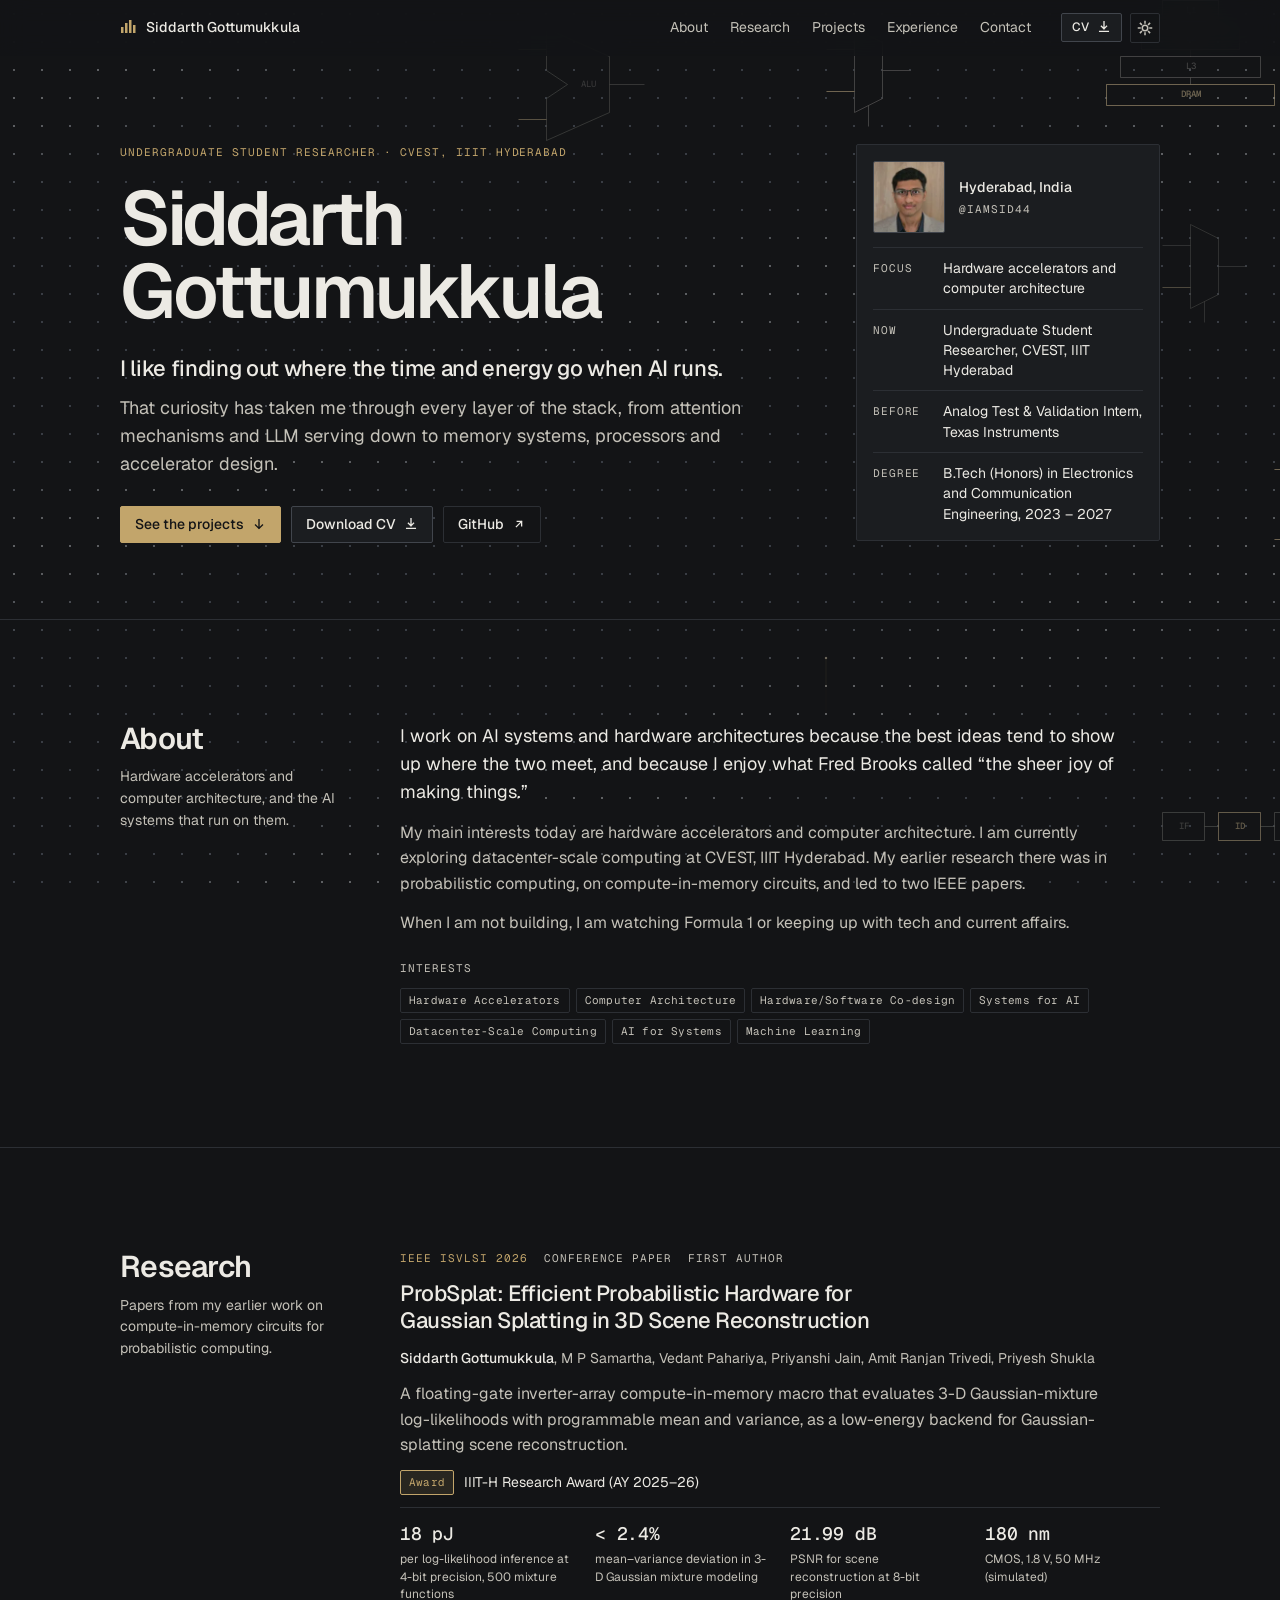
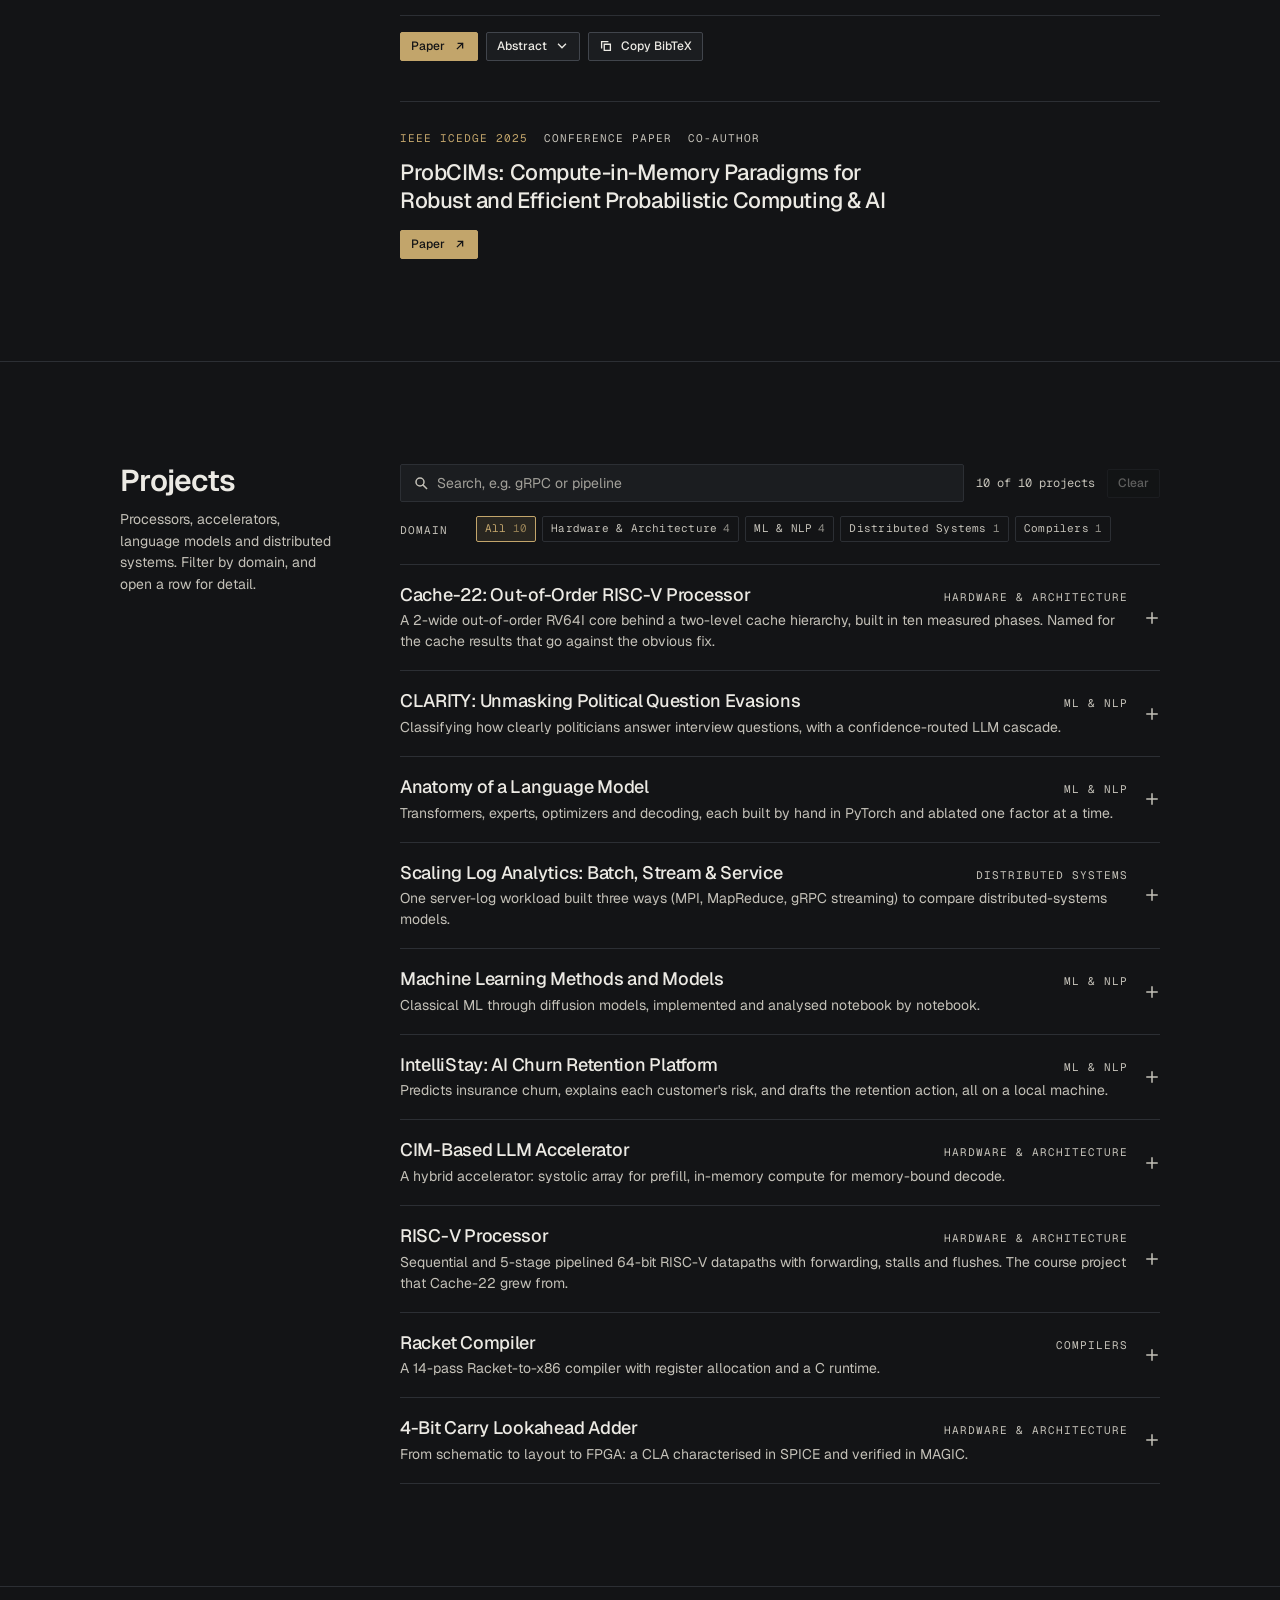
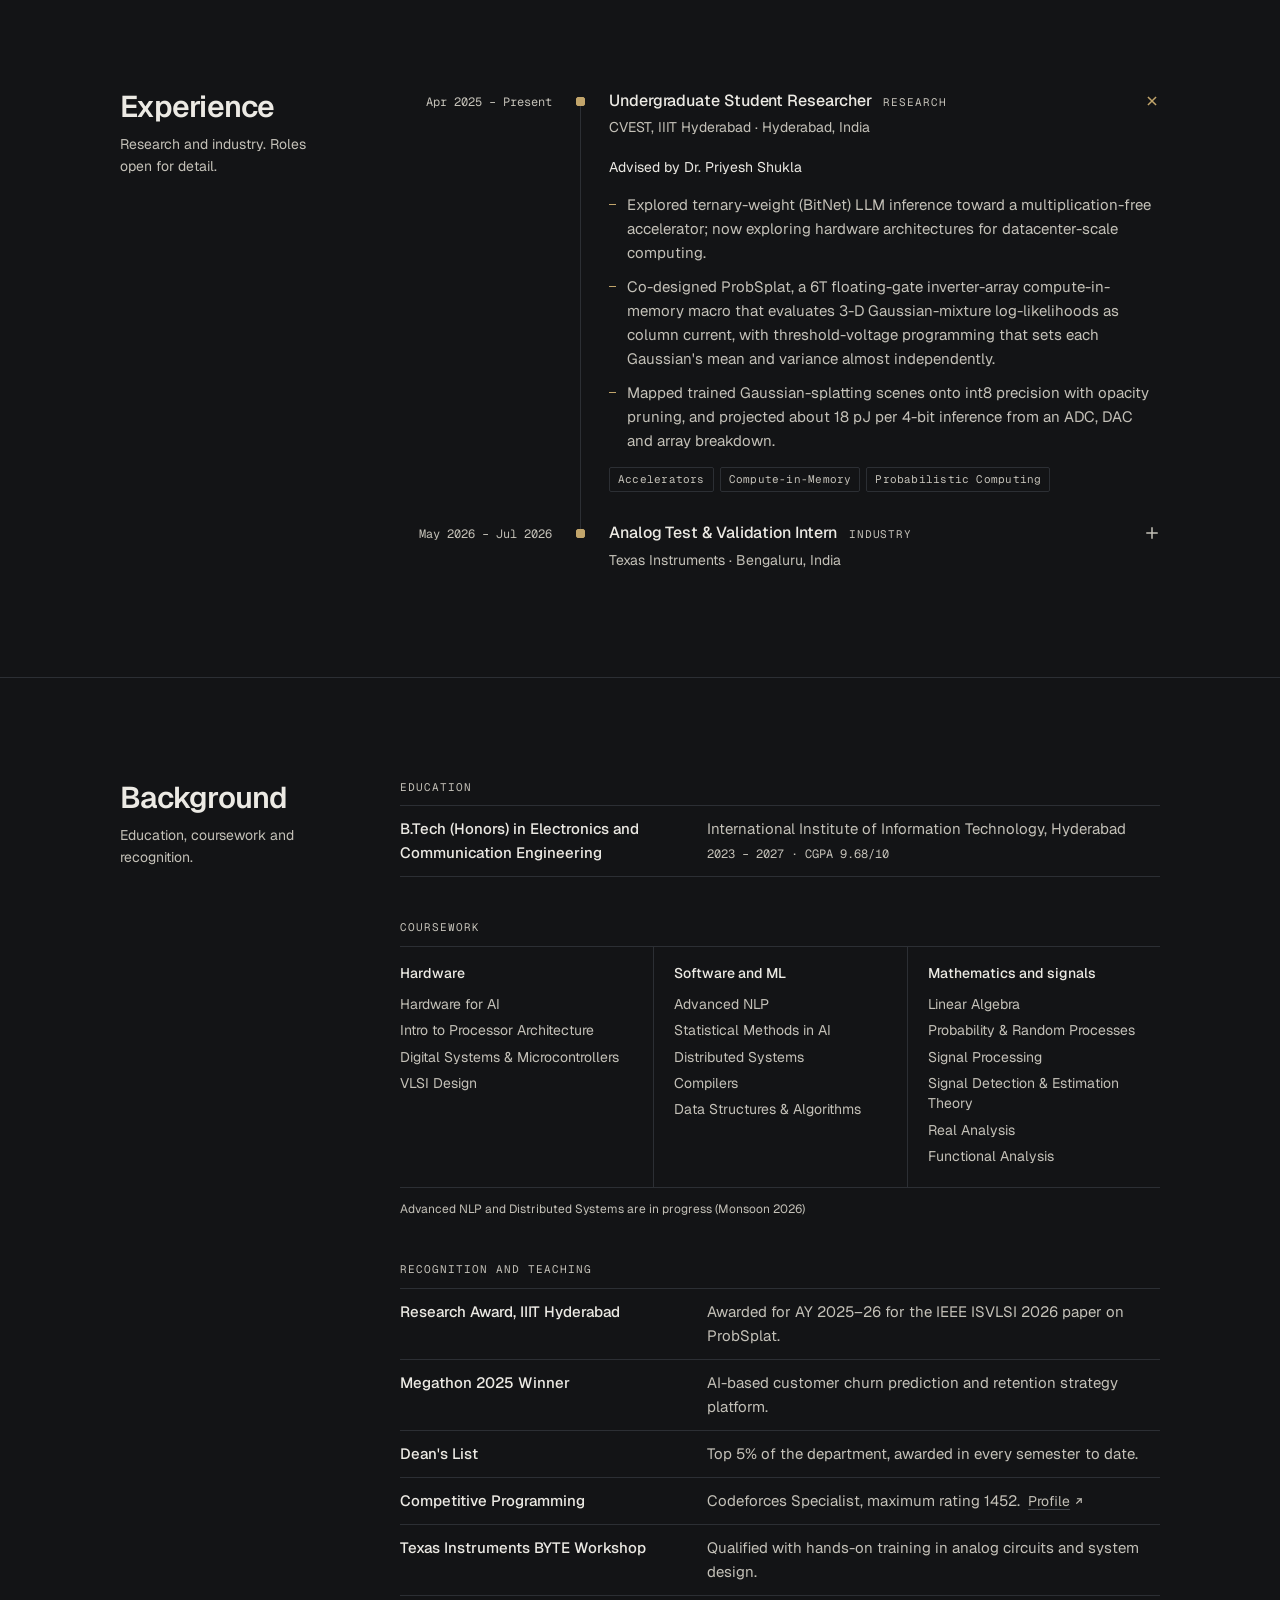
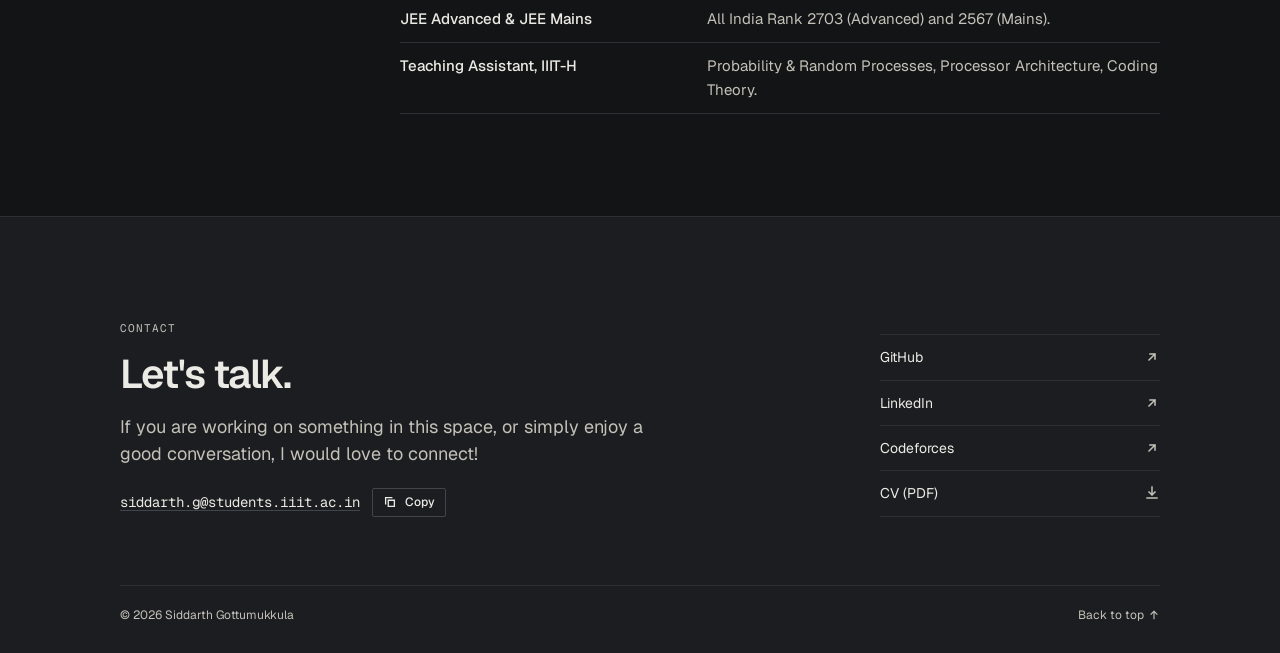
<file: index.html>
<!doctype html>
<html lang="en" data-theme="dark">
<head>
  <meta charset="utf-8">
  <meta name="viewport" content="width=device-width, initial-scale=1">
  <title>Siddarth Gottumukkula · Hardware accelerators and computer architecture</title>
  <meta name="description" content="Siddarth Gottumukkula is an undergraduate researcher at IIIT Hyderabad working on hardware accelerators, computer architecture and the AI systems that run on them.">
  <meta name="author" content="Siddarth Gottumukkula">
  <link rel="canonical" href="https://iamsid44.github.io/">

  <meta property="og:type" content="profile">
  <meta property="og:title" content="Siddarth Gottumukkula">
  <meta property="og:description" content="Hardware accelerators, computer architecture and the AI systems that run on them.">
  <meta property="og:url" content="https://iamsid44.github.io/">
  <meta property="og:image" content="https://iamsid44.github.io/assets/portrait-600.jpg">
  <meta name="twitter:card" content="summary">

  <meta name="theme-color" content="#131416">
  <link rel="icon" href="data:image/svg+xml,%3Csvg xmlns='http://www.w3.org/2000/svg' viewBox='0 0 32 32'%3E%3Crect width='32' height='32' rx='3' fill='%23131416'/%3E%3Cg fill='%23C2A56B'%3E%3Crect x='6' y='18' width='3' height='8'/%3E%3Crect x='11' y='12' width='3' height='14'/%3E%3Crect x='16' y='6' width='3' height='20'/%3E%3Crect x='21' y='15' width='3' height='11'/%3E%3C/g%3E%3C/svg%3E">

  <!-- Set the theme before first paint. Dark is the default; a stored choice wins. -->
  <script>
    (function () {
      var root = document.documentElement;
      root.classList.add("js");
      try {
        var t = localStorage.getItem("theme");
        if (t === "light" || t === "dark") root.dataset.theme = t;
      } catch (e) {}
    })();
  </script>

  <link rel="preload" href="assets/fonts/geist-latin-wght-normal.woff2" as="font" type="font/woff2" crossorigin>
  <link rel="preload" href="assets/fonts/geist-mono-latin-wght-normal.woff2" as="font" type="font/woff2" crossorigin>
  <link rel="preload" href="content-manifest.json" as="fetch" crossorigin>

  <link rel="stylesheet" href="css/tokens.css">
  <link rel="stylesheet" href="css/base.css">
  <link rel="stylesheet" href="css/components.css">

  <link rel="modulepreload" href="js/main.js">
  <link rel="modulepreload" href="js/lib/dom.js">
  <link rel="modulepreload" href="js/lib/icons.js">
  <link rel="modulepreload" href="js/lib/interactions.js">
  <link rel="modulepreload" href="js/lib/backdrop.js">
  <link rel="modulepreload" href="js/components/nav.js">
  <link rel="modulepreload" href="js/components/hero.js">
  <link rel="modulepreload" href="js/components/about.js">
  <link rel="modulepreload" href="js/components/research.js">
  <link rel="modulepreload" href="js/components/projects.js">
  <link rel="modulepreload" href="js/lib/glyphs.js">
  <link rel="modulepreload" href="js/components/experience.js">
  <link rel="modulepreload" href="js/components/background.js">
  <link rel="modulepreload" href="js/components/footer.js">
  <script type="module" src="js/main.js"></script>

  <script type="application/ld+json">
  {
    "@context": "https://schema.org",
    "@type": "Person",
    "name": "Siddarth Gottumukkula",
    "url": "https://iamsid44.github.io/",
    "image": "https://iamsid44.github.io/assets/portrait-600.jpg",
    "jobTitle": "Undergraduate Student Researcher",
    "affiliation": { "@type": "CollegeOrUniversity", "name": "International Institute of Information Technology, Hyderabad" },
    "sameAs": ["https://github.com/IamSid44", "https://www.linkedin.com/in/siddarth-gottumukkula/"]
  }
  </script>
</head>
<body>
  <a class="skip-link" href="#main">Skip to content</a>

  <!-- Dot lattice behind the page; js/lib/backdrop.js makes it react to the pointer and to scrolling. -->
  <div class="backdrop" aria-hidden="true">
    <div class="backdrop-grid"></div>
    <canvas class="backdrop-canvas"></canvas>
  </div>

  <header class="site-header" data-slot="nav"></header>

  <main id="main">
    <section id="top" class="hero" data-slot="hero" aria-label="Introduction">
      <!-- Static first paint; hero.js renders the full section in the same position. -->
      <div class="wrap">
        <div class="hero-grid">
          <div class="hero-main">
            <p class="label hero-eyebrow">Undergraduate Student Researcher · CVEST, IIIT Hyderabad</p>
            <h1 class="hero-name">Siddarth<br>Gottumukkula</h1>
          </div>
        </div>
      </div>
    </section>

    <section id="about" class="section" aria-labelledby="h-about">
      <div class="wrap section-grid">
        <header class="section-head" data-reveal>
          <h2 id="h-about">About</h2>
          <p>Hardware accelerators and computer architecture, and the AI systems that run on them.</p>
        </header>
        <div class="section-body" data-slot="about"></div>
      </div>
    </section>

    <section id="research" class="section" aria-labelledby="h-research">
      <div class="wrap section-grid">
        <header class="section-head" data-reveal>
          <h2 id="h-research">Research</h2>
          <p>Papers from my earlier work on compute-in-memory circuits for probabilistic computing.</p>
        </header>
        <div class="section-body" data-slot="research"></div>
      </div>
    </section>

    <section id="projects" class="section" aria-labelledby="h-projects">
      <div class="wrap section-grid">
        <header class="section-head" data-reveal>
          <h2 id="h-projects">Projects</h2>
          <p>Processors, accelerators, language models and distributed systems. Filter by domain, and open a row for detail.</p>
        </header>
        <div class="section-body" data-slot="projects"></div>
      </div>
    </section>

    <section id="experience" class="section" aria-labelledby="h-experience">
      <div class="wrap section-grid">
        <header class="section-head" data-reveal>
          <h2 id="h-experience">Experience</h2>
          <p>Research and industry. Roles open for detail.</p>
        </header>
        <div class="section-body" data-slot="experience"></div>
      </div>
    </section>

    <section id="background" class="section" aria-labelledby="h-background">
      <div class="wrap section-grid">
        <header class="section-head" data-reveal>
          <h2 id="h-background">Background</h2>
          <p>Education, coursework and recognition.</p>
        </header>
        <div class="section-body" data-slot="background"></div>
      </div>
    </section>
  </main>

  <footer id="contact" class="site-footer" data-slot="footer"></footer>

  <div class="sr-only" aria-live="polite" id="live-region"></div>

  <noscript>
    <div class="wrap noscript">
      <p>This page renders its content with JavaScript. Without it, you can still reach me:</p>
      <p>
        <a href="assets/Siddarth_Gottumukkula_CV.pdf">CV (PDF)</a> ·
        <a href="https://github.com/IamSid44">GitHub</a> ·
        <a href="https://www.linkedin.com/in/siddarth-gottumukkula/">LinkedIn</a> ·
        <a href="mailto:siddarth.g@students.iiit.ac.in">siddarth.g@students.iiit.ac.in</a>
      </p>
    </div>
  </noscript>
</body>
</html>
</file>
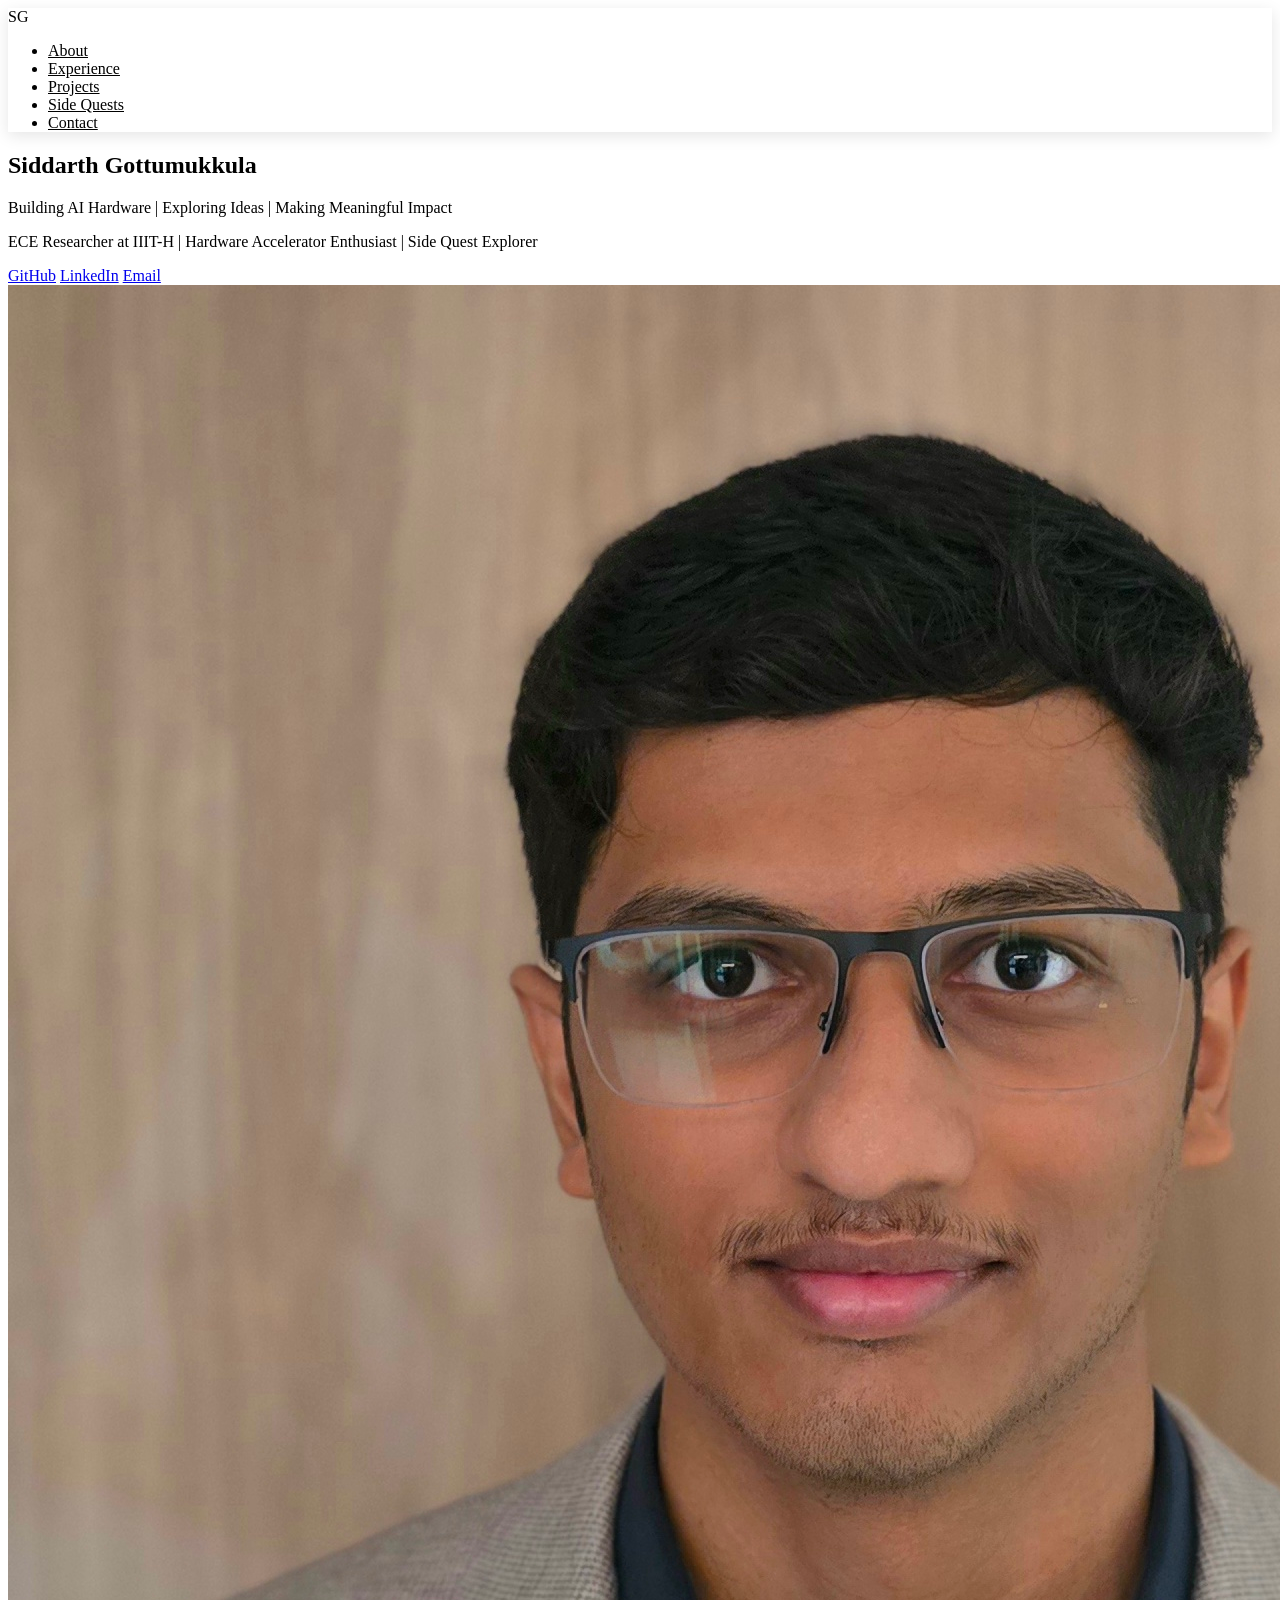
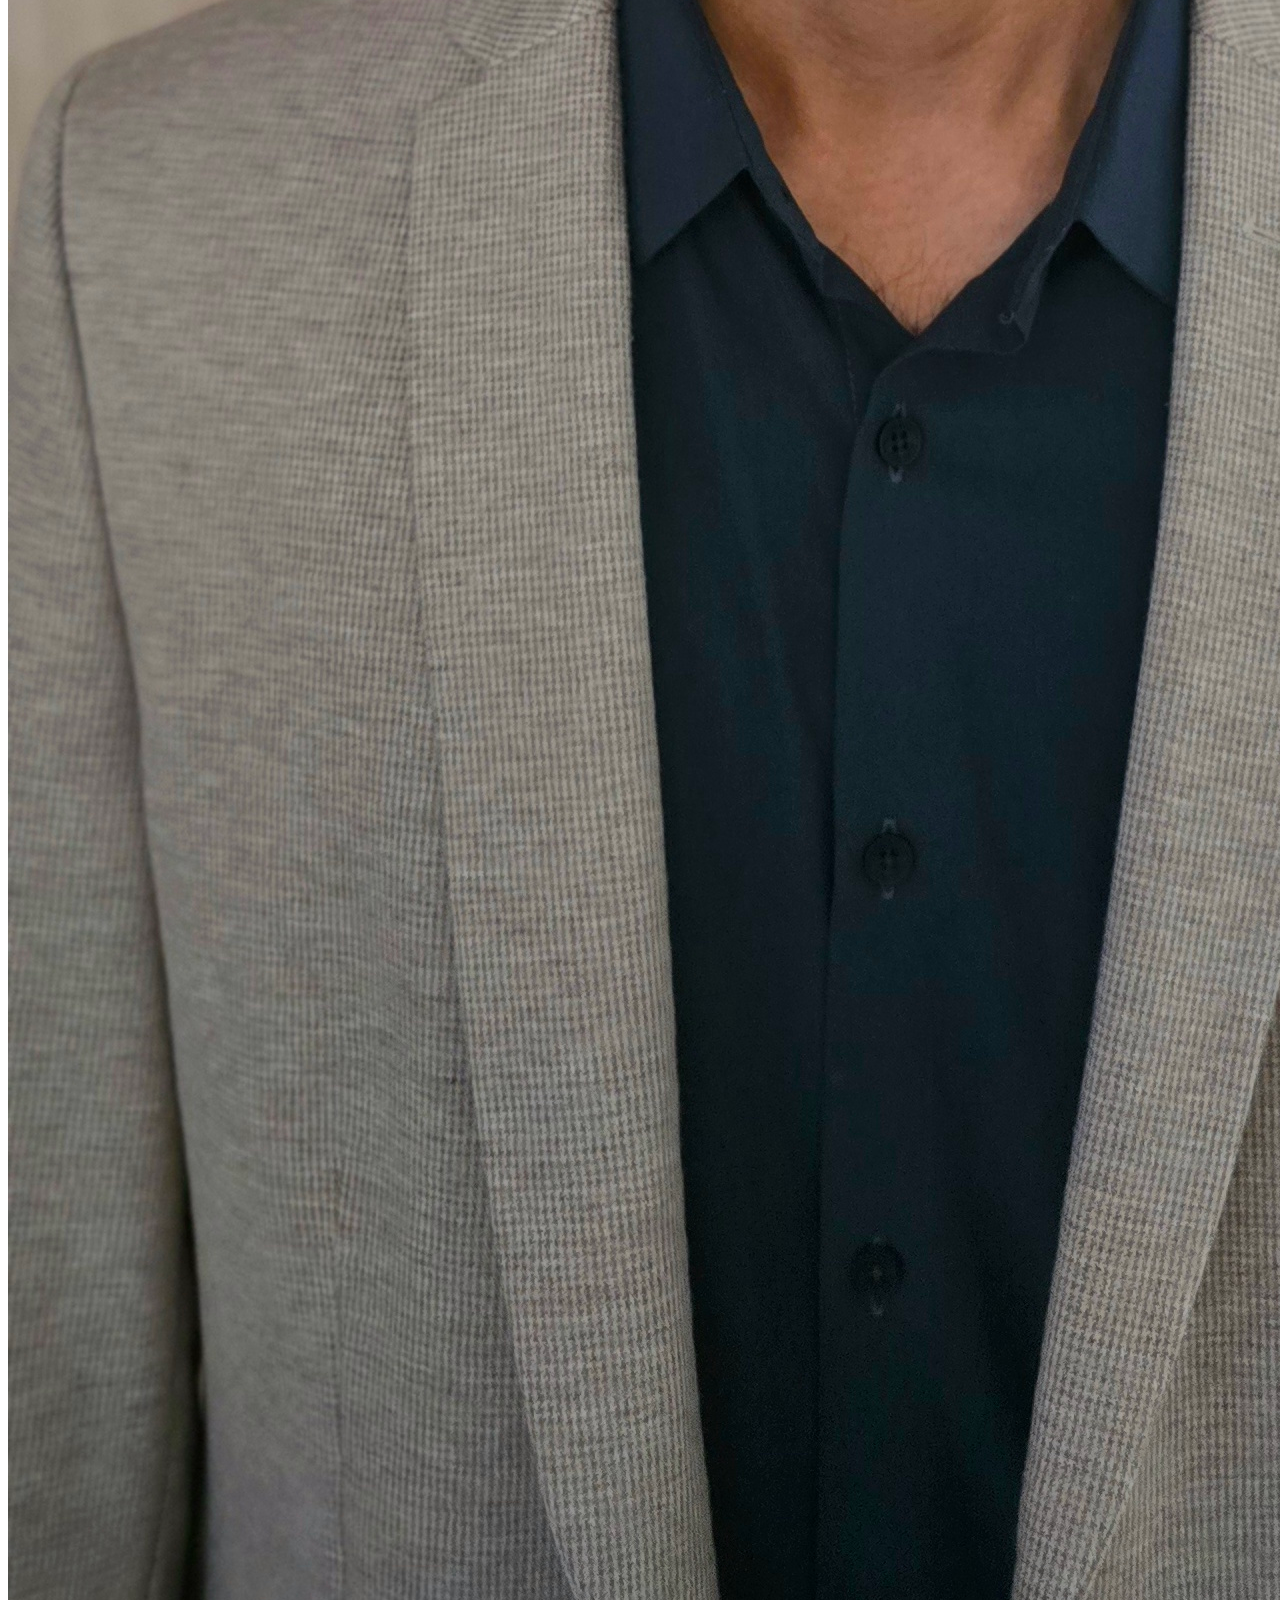
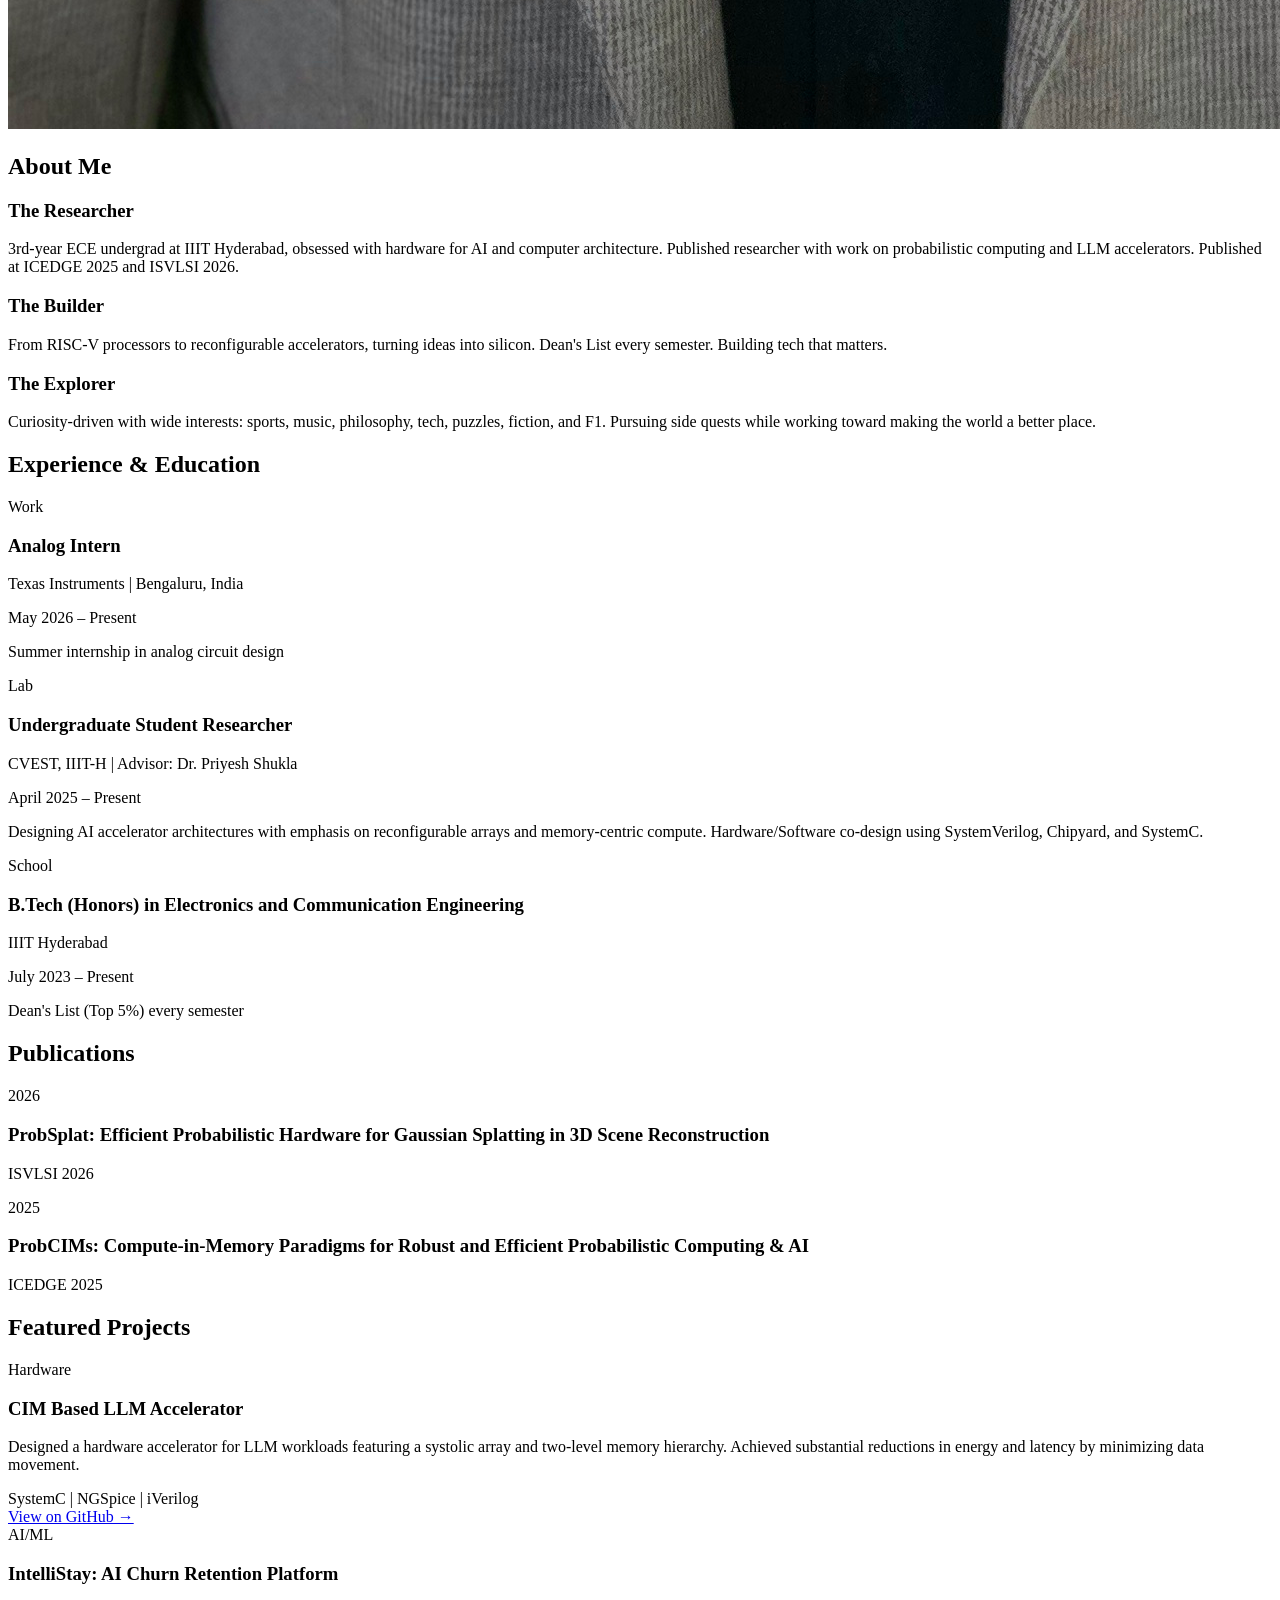
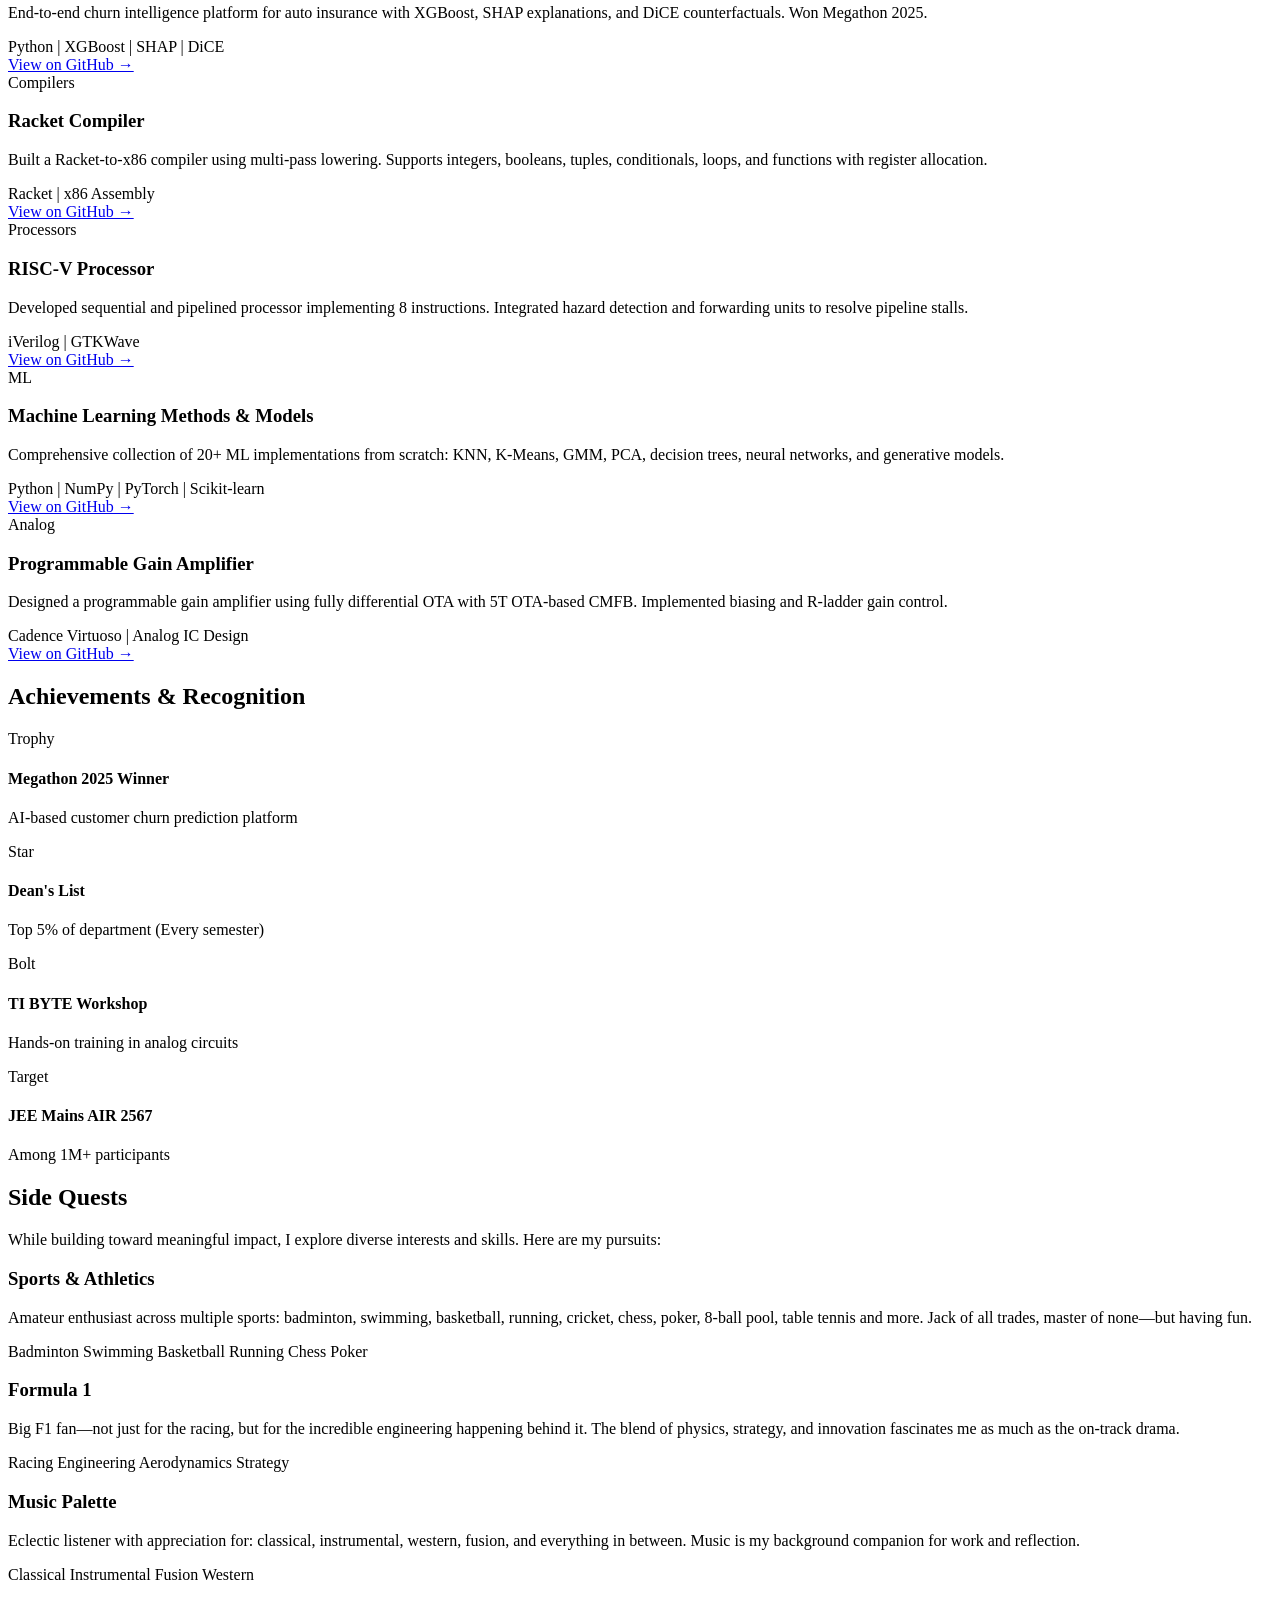
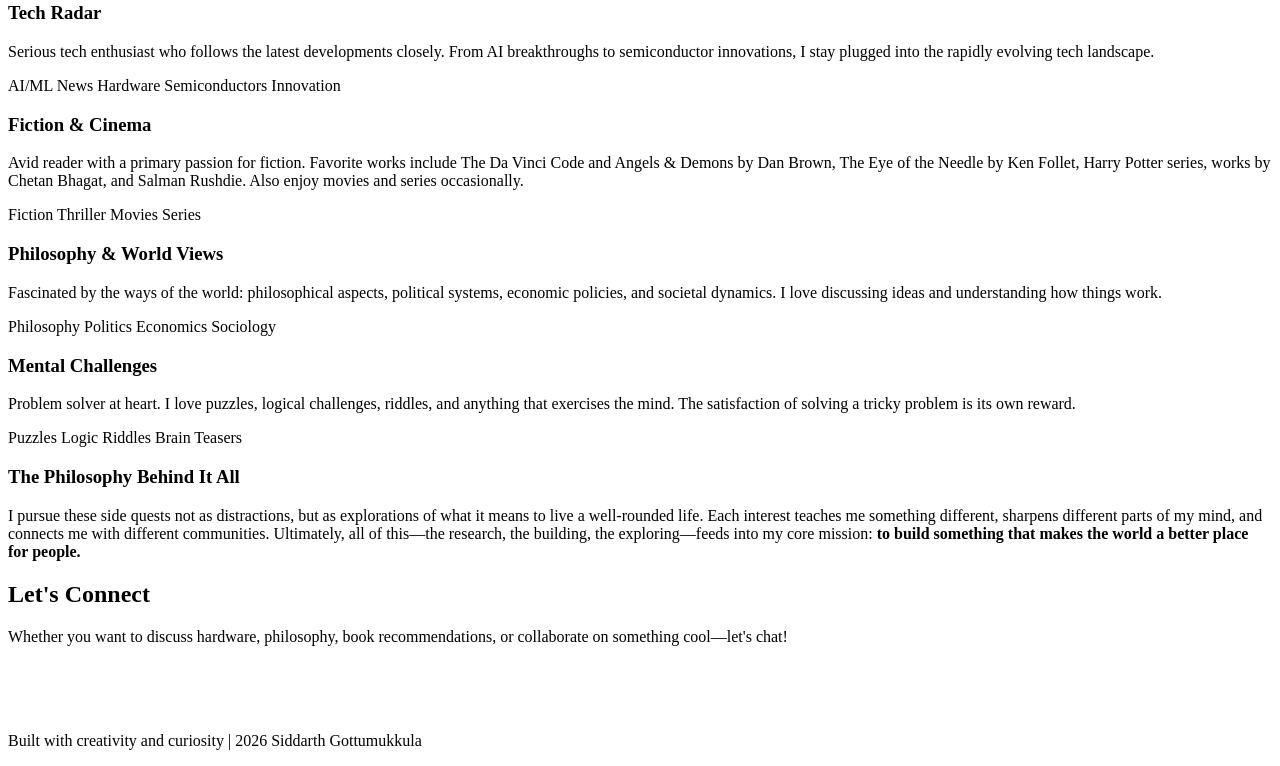
<file: index.old.html>
<!DOCTYPE html>
<!-- WEBSITE INTENTIONALLY DISABLED - DO NOT PUBLISH -->
<html lang="en">
<head>
    <meta charset="UTF-8">
    <meta name="viewport" content="width=device-width, initial-scale=1.0">
    <title>Siddarth Gottumukkula - Hardware Researcher & Builder</title>
    <!-- CSS DISABLED FOR TESTING - UNCOMMENT WHEN READY <link rel="stylesheet" href="style.css"> -->
</head>
<body>
    <!-- Navigation -->
    <nav class="navbar">
        <div class="nav-container">
            <div class="logo">SG</div>
            <ul class="nav-links">
                <li><a href="#about">About</a></li>
                <li><a href="#experience">Experience</a></li>
                <li><a href="#projects">Projects</a></li>
                <li><a href="#sidequests">Side Quests</a></li>
                <li><a href="#contact">Contact</a></li>
            </ul>
        </div>
    </nav>

    <!-- Hero Section -->
    <section id="hero" class="hero">
        <div class="hero-content">
            <h1 class="hero-title">Siddarth Gottumukkula</h1>
            <p class="hero-subtitle">Building AI Hardware | Exploring Ideas | Making Meaningful Impact</p>
            <p class="hero-description">
                ECE Researcher at IIIT-H | Hardware Accelerator Enthusiast | Side Quest Explorer
            </p>
            <div class="hero-links">
                <a href="https://github.com/IamSid44" class="btn btn-primary" target="_blank">GitHub</a>
                <a href="https://linkedin.com/in/siddarth-gottumukkula-741b23285/" class="btn btn-secondary" target="_blank">LinkedIn</a>
                <a href="mailto:siddarth.g@students.iiit.ac.in" class="btn btn-secondary">Email</a>
            </div>
        </div>
        <div class="hero-right">
            <img src="Sid_Pic.jpg" alt="Profile Picture" class="hero-image">
        </div>
    </section>

    <!-- About Section -->
    <section id="about" class="section about">
        <div class="container">
            <h2 class="section-title">About Me</h2>
            <div class="about-content">
                <h3>The Researcher</h3>
                <p>3rd-year ECE undergrad at IIIT Hyderabad, obsessed with hardware for AI and computer architecture. Published researcher with work on probabilistic computing and LLM accelerators. Published at ICEDGE 2025 and ISVLSI 2026.</p>

                <h3>The Builder</h3>
                <p>From RISC-V processors to reconfigurable accelerators, turning ideas into silicon. Dean's List every semester. Building tech that matters.</p>

                <h3>The Explorer</h3>
                <p>Curiosity-driven with wide interests: sports, music, philosophy, tech, puzzles, fiction, and F1. Pursuing side quests while working toward making the world a better place.</p>
            </div>
        </div>
    </section>

    <!-- Experience & Education Section -->
    <section id="experience" class="section experience">
        <div class="container">
            <h2 class="section-title">Experience & Education</h2>
            <div class="timeline">
                <div class="timeline-item">
                    <div class="timeline-marker">Work</div>
                    <div class="timeline-content">
                        <h3>Analog Intern</h3>
                        <p class="timeline-company">Texas Instruments | Bengaluru, India</p>
                        <p class="timeline-date">May 2026 – Present</p>
                        <p class="timeline-desc">Summer internship in analog circuit design</p>
                    </div>
                </div>

                <div class="timeline-item">
                    <div class="timeline-marker">Lab</div>
                    <div class="timeline-content">
                        <h3>Undergraduate Student Researcher</h3>
                        <p class="timeline-company">CVEST, IIIT-H | Advisor: Dr. Priyesh Shukla</p>
                        <p class="timeline-date">April 2025 – Present</p>
                        <p class="timeline-desc">Designing AI accelerator architectures with emphasis on reconfigurable arrays and memory-centric compute. Hardware/Software co-design using SystemVerilog, Chipyard, and SystemC.</p>
                    </div>
                </div>

                <div class="timeline-item">
                    <div class="timeline-marker">School</div>
                    <div class="timeline-content">
                        <h3>B.Tech (Honors) in Electronics and Communication Engineering</h3>
                        <p class="timeline-company">IIIT Hyderabad</p>
                        <p class="timeline-date">July 2023 – Present</p>
                        <p class="timeline-desc">Dean's List (Top 5%) every semester</p>
                    </div>
                </div>
            </div>
        </div>
    </section>

    <!-- Publications Section -->
    <section id="publications" class="section publications">
        <div class="container">
            <h2 class="section-title">Publications</h2>
            <div class="publication-grid">
                <div class="publication-card">
                    <div class="pub-year">2026</div>
                    <h3>ProbSplat: Efficient Probabilistic Hardware for Gaussian Splatting in 3D Scene Reconstruction</h3>
                    <p class="pub-venue">ISVLSI 2026</p>
                </div>
                <div class="publication-card">
                    <div class="pub-year">2025</div>
                    <h3>ProbCIMs: Compute-in-Memory Paradigms for Robust and Efficient Probabilistic Computing & AI</h3>
                    <p class="pub-venue">ICEDGE 2025</p>
                </div>
            </div>
        </div>
    </section>

    <!-- Featured Projects Section -->
    <section id="projects" class="section projects">
        <div class="container">
            <h2 class="section-title">Featured Projects</h2>
            <div class="projects-grid">
                <div class="project-card">
                    <div class="project-tag">Hardware</div>
                    <h3>CIM Based LLM Accelerator</h3>
                    <p>Designed a hardware accelerator for LLM workloads featuring a systolic array and two-level memory hierarchy. Achieved substantial reductions in energy and latency by minimizing data movement.</p>
                    <div class="project-tech">SystemC | NGSpice | iVerilog</div>
                    <a href="https://github.com/IamSid44/HAI-Team-Project" class="project-link" target="_blank">View on GitHub →</a>
                </div>

                <div class="project-card">
                    <div class="project-tag">AI/ML</div>
                    <h3>IntelliStay: AI Churn Retention Platform</h3>
                    <p>End-to-end churn intelligence platform for auto insurance with XGBoost, SHAP explanations, and DiCE counterfactuals. Won Megathon 2025.</p>
                    <div class="project-tech">Python | XGBoost | SHAP | DiCE</div>
                    <a href="https://github.com/IamSid44/IntelliStay-Megathon-25" class="project-link" target="_blank">View on GitHub →</a>
                </div>

                <div class="project-card">
                    <div class="project-tag">Compilers</div>
                    <h3>Racket Compiler</h3>
                    <p>Built a Racket-to-x86 compiler using multi-pass lowering. Supports integers, booleans, tuples, conditionals, loops, and functions with register allocation.</p>
                    <div class="project-tech">Racket | x86 Assembly</div>
                    <a href="https://github.com/IamSid44/Racket-Compiler" class="project-link" target="_blank">View on GitHub →</a>
                </div>

                <div class="project-card">
                    <div class="project-tag">Processors</div>
                    <h3>RISC-V Processor</h3>
                    <p>Developed sequential and pipelined processor implementing 8 instructions. Integrated hazard detection and forwarding units to resolve pipeline stalls.</p>
                    <div class="project-tech">iVerilog | GTKWave</div>
                    <a href="https://github.com/IamSid44/RISC-V-Processor" class="project-link" target="_blank">View on GitHub →</a>
                </div>

                <div class="project-card">
                    <div class="project-tag">ML</div>
                    <h3>Machine Learning Methods & Models</h3>
                    <p>Comprehensive collection of 20+ ML implementations from scratch: KNN, K-Means, GMM, PCA, decision trees, neural networks, and generative models.</p>
                    <div class="project-tech">Python | NumPy | PyTorch | Scikit-learn</div>
                    <a href="https://github.com/IamSid44/Machine-Learning-methods-and-models" class="project-link" target="_blank">View on GitHub →</a>
                </div>

                <div class="project-card">
                    <div class="project-tag">Analog</div>
                    <h3>Programmable Gain Amplifier</h3>
                    <p>Designed a programmable gain amplifier using fully differential OTA with 5T OTA-based CMFB. Implemented biasing and R-ladder gain control.</p>
                    <div class="project-tech">Cadence Virtuoso | Analog IC Design</div>
                    <a href="https://github.com/IamSid44/Programmable-Gain-Amplifier" class="project-link" target="_blank">View on GitHub →</a>
                </div>
            </div>
        </div>
    </section>

    <!-- Achievements Section -->
    <section id="achievements" class="section achievements">
        <div class="container">
            <h2 class="section-title">Achievements & Recognition</h2>
            <div class="achievements-grid">
                <div class="achievement-item">
                    <span class="achievement-icon">Trophy</span>
                    <h4>Megathon 2025 Winner</h4>
                    <p>AI-based customer churn prediction platform</p>
                </div>
                <div class="achievement-item">
                    <span class="achievement-icon">Star</span>
                    <h4>Dean's List</h4>
                    <p>Top 5% of department (Every semester)</p>
                </div>
                <div class="achievement-item">
                    <span class="achievement-icon">Bolt</span>
                    <h4>TI BYTE Workshop</h4>
                    <p>Hands-on training in analog circuits</p>
                </div>
                <div class="achievement-item">
                    <span class="achievement-icon">Target</span>
                    <h4>JEE Mains AIR 2567</h4>
                    <p>Among 1M+ participants</p>
                </div>
            </div>
        </div>
    </section>

    <!-- Side Quests Section -->
    <section id="sidequests" class="section sidequests">
        <div class="container">
            <h2 class="section-title">Side Quests</h2>
            <p class="section-description">While building toward meaningful impact, I explore diverse interests and skills. Here are my pursuits:</p>

            <div class="sidequests-grid">
                <!-- Sports -->
                <div class="sidequest-card">
                    <h3>Sports & Athletics</h3>
                    <p>Amateur enthusiast across multiple sports: badminton, swimming, basketball, running, cricket, chess, poker, 8-ball pool, table tennis and more. Jack of all trades, master of none—but having fun.</p>
                    <div class="sidequest-tags">
                        <span>Badminton</span>
                        <span>Swimming</span>
                        <span>Basketball</span>
                        <span>Running</span>
                        <span>Chess</span>
                        <span>Poker</span>
                    </div>
                </div>

                <!-- F1 -->
                <div class="sidequest-card">
                    <h3>Formula 1</h3>
                    <p>Big F1 fan—not just for the racing, but for the incredible engineering happening behind it. The blend of physics, strategy, and innovation fascinates me as much as the on-track drama.</p>
                    <div class="sidequest-tags">
                        <span>Racing</span>
                        <span>Engineering</span>
                        <span>Aerodynamics</span>
                        <span>Strategy</span>
                    </div>
                </div>

                <!-- Music -->
                <div class="sidequest-card">
                    <h3>Music Palette</h3>
                    <p>Eclectic listener with appreciation for: classical, instrumental, western, fusion, and everything in between. Music is my background companion for work and reflection.</p>
                    <div class="sidequest-tags">
                        <span>Classical</span>
                        <span>Instrumental</span>
                        <span>Fusion</span>
                        <span>Western</span>
                    </div>
                </div>

                <!-- Tech -->
                <div class="sidequest-card">
                    <h3>Tech Radar</h3>
                    <p>Serious tech enthusiast who follows the latest developments closely. From AI breakthroughs to semiconductor innovations, I stay plugged into the rapidly evolving tech landscape.</p>
                    <div class="sidequest-tags">
                        <span>AI/ML News</span>
                        <span>Hardware</span>
                        <span>Semiconductors</span>
                        <span>Innovation</span>
                    </div>
                </div>

                <!-- Fiction & Media -->
                <div class="sidequest-card">
                    <h3>Fiction & Cinema</h3>
                    <p>Avid reader with a primary passion for fiction. Favorite works include The Da Vinci Code and Angels & Demons by Dan Brown, The Eye of the Needle by Ken Follet, Harry Potter series, works by Chetan Bhagat, and Salman Rushdie. Also enjoy movies and series occasionally.</p>
                    <div class="sidequest-tags">
                        <span>Fiction</span>
                        <span>Thriller</span>
                        <span>Movies</span>
                        <span>Series</span>
                    </div>
                </div>

                <!-- Philosophy & World Views -->
                <div class="sidequest-card">
                    <h3>Philosophy & World Views</h3>
                    <p>Fascinated by the ways of the world: philosophical aspects, political systems, economic policies, and societal dynamics. I love discussing ideas and understanding how things work.</p>
                    <div class="sidequest-tags">
                        <span>Philosophy</span>
                        <span>Politics</span>
                        <span>Economics</span>
                        <span>Sociology</span>
                    </div>
                </div>

                <!-- Mental Challenges -->
                <div class="sidequest-card">
                    <h3>Mental Challenges</h3>
                    <p>Problem solver at heart. I love puzzles, logical challenges, riddles, and anything that exercises the mind. The satisfaction of solving a tricky problem is its own reward.</p>
                    <div class="sidequest-tags">
                        <span>Puzzles</span>
                        <span>Logic</span>
                        <span>Riddles</span>
                        <span>Brain Teasers</span>
                    </div>
                </div>
            </div>

            <div class="sidequest-philosophy">
                <h3>The Philosophy Behind It All</h3>
                <p>I pursue these side quests not as distractions, but as explorations of what it means to live a well-rounded life. Each interest teaches me something different, sharpens different parts of my mind, and connects me with different communities. Ultimately, all of this—the research, the building, the exploring—feeds into my core mission: <strong>to build something that makes the world a better place for people.</strong></p>
            </div>
        </div>
    </section>

    <!-- Contact Section -->
    <section id="contact" class="section contact">
        <div class="container">
            <h2 class="section-title">Let's Connect</h2>
            <p class="section-description">Whether you want to discuss hardware, philosophy, book recommendations, or collaborate on something cool—let's chat!</p>

            <div class="contact-links">
                <div class="contact-item">
                    <span class="contact-icon">@</span>
                    <a href="mailto:siddarth.g@students.iiit.ac.in">siddarth.g@students.iiit.ac.in</a>
                </div>
                <div class="contact-item">
                    <span class="contact-icon">in</span>
                    <a href="https://linkedin.com/in/siddarth-gottumukkula-741b23285/" target="_blank">LinkedIn</a>
                </div>
                <div class="contact-item">
                    <span class="contact-icon">&lt;&gt;</span>
                    <a href="https://github.com/IamSid44" target="_blank">GitHub</a>
                </div>
            </div>
        </div>
    </section>

    <!-- Footer -->
    <footer class="footer">
        <p>Built with creativity and curiosity | 2026 Siddarth Gottumukkula</p>
    </footer>

    <script src="script.js.disabled"></script>
</body>
</html>
</file>
<file: css/tokens.css>
/* Design tokens: "Bond Wire". Graphite with muted brass, dark first.
   Every colour, size and timing used by the site is defined here. */

@font-face {
  font-family: "Geist";
  src: url("../assets/fonts/geist-latin-wght-normal.woff2") format("woff2");
  font-weight: 100 900;
  font-style: normal;
  font-display: swap;
}
@font-face {
  font-family: "Geist Mono";
  src: url("../assets/fonts/geist-mono-latin-wght-normal.woff2") format("woff2");
  font-weight: 100 900;
  font-style: normal;
  font-display: swap;
}

:root {
  color-scheme: dark;

  /* colour */
  --bg: #131416;
  --surface: #1b1d20;
  --surface-2: #212428;
  --line: #2c2f34;
  --line-strong: #41454c;
  --fg: #eceae4;
  --muted: #c4c1b8; /* body copy and descriptions: about 10:1 on --bg */
  --faint: #8f8d86;
  --accent: #c2a56b;
  --accent-soft: rgba(194, 165, 107, 0.12);
  --on-accent: #131416;
  --header-bg: rgba(19, 20, 22, 0.82);
  --lattice: #393d44; /* resting dots of the page backdrop */

  /* type */
  --font-sans: "Geist", system-ui, -apple-system, "Segoe UI", Roboto, "Helvetica Neue", Arial, sans-serif;
  --font-mono: "Geist Mono", ui-monospace, "SFMono-Regular", "Cascadia Mono", Menlo, Consolas, monospace;
  --t-2xs: 0.6875rem;
  --t-xs: 0.75rem;
  --t-sm: 0.875rem;
  --t-base: 1rem;
  --t-md: 1.125rem;
  --t-lg: 1.375rem;
  --t-xl: clamp(1.5rem, 1.2rem + 1.2vw, 1.875rem);
  --t-hero: clamp(2.5rem, 1.3rem + 5.6vw, 4.75rem);

  /* space and shape */
  --wrap: 1120px;
  --gutter: clamp(18px, 4vw, 40px);
  --section-y: clamp(56px, 8vw, 104px);
  --radius: 2px;
  --header-h: 56px;
  --pitch: 28px; /* spacing of the backdrop lattice */

  /* motion */
  --ease: cubic-bezier(0.2, 0.7, 0.2, 1);
  --dur-fast: 140ms;
  --dur: 220ms;
  --dur-slow: 280ms;
}

:root[data-theme="light"] {
  color-scheme: light;
  --bg: #f3f2ee;
  --surface: #fbfaf7;
  --surface-2: #eceae3;
  --line: #d9d6cd;
  --line-strong: #bdb9ad;
  --fg: #1a1b1d;
  --muted: #4b4944;
  --faint: #6f6c64;
  --accent: #7a5f22;
  --accent-soft: rgba(122, 95, 34, 0.1);
  --on-accent: #fbfaf7;
  --header-bg: rgba(243, 242, 238, 0.85);
  --lattice: #d3d0c6;
}
</file>
<file: css/base.css>
/* Base: reset, typography, layout primitives and the small shared controls
   (buttons, chips, collapsible panels, reveal motion). */

*,
*::before,
*::after {
  box-sizing: border-box;
}

html {
  -webkit-text-size-adjust: 100%;
  text-size-adjust: 100%;
  scroll-behavior: smooth;
  scroll-padding-top: calc(var(--header-h) + 20px);
}

body {
  margin: 0;
  background: var(--bg);
  color: var(--fg);
  font-family: var(--font-sans);
  font-size: var(--t-base);
  line-height: 1.6;
  -webkit-font-smoothing: antialiased;
  text-rendering: optimizeLegibility;
  overflow-x: hidden;
}

h1, h2, h3, h4, p, ul, ol, dl, dd, figure, pre {
  margin: 0;
}
ul, ol {
  padding: 0;
  list-style: none;
}
h1, h2, h3, h4 {
  font-weight: 600;
  line-height: 1.15;
  text-wrap: balance;
}
img, svg {
  display: block;
  max-width: 100%;
}
a {
  color: inherit;
  text-decoration-color: var(--line-strong);
  text-underline-offset: 0.2em;
  transition: color var(--dur-fast) var(--ease), text-decoration-color var(--dur-fast) var(--ease);
}
a:hover {
  color: var(--accent);
  text-decoration-color: var(--accent);
}
button, input, select {
  font: inherit;
  color: inherit;
}
button {
  cursor: pointer;
}
:focus-visible {
  outline: 2px solid var(--accent);
  outline-offset: 2px;
}
::selection {
  background: var(--accent);
  color: var(--on-accent);
}
[hidden] {
  display: none !important;
}

/* ---- layout ---- */
.wrap {
  width: 100%;
  max-width: var(--wrap);
  margin-inline: auto;
  padding-inline: var(--gutter);
}
.section {
  position: relative;
  padding-block: var(--section-y);
  border-top: 1px solid var(--line);
  overflow-x: clip;
}
/* Each time a section scrolls into view, a short brass pulse runs along its top rule. */
.section::before {
  content: "";
  position: absolute;
  top: -1px;
  left: 0;
  width: min(30vw, 320px);
  height: 1px;
  background: linear-gradient(90deg, transparent, var(--accent));
  opacity: 0;
  pointer-events: none;
}
.section-edge {
  position: absolute;
  top: 0;
  left: 0;
  width: 1px;
  height: 1px;
  pointer-events: none;
}
.section.is-entered::before {
  animation: pulse 1500ms cubic-bezier(0.4, 0, 0.2, 1) 80ms both;
}
@keyframes pulse {
  0% {
    opacity: 0;
    transform: translateX(-100%);
  }
  12%,
  80% {
    opacity: 1;
  }
  100% {
    opacity: 0;
    transform: translateX(100vw);
  }
}
.section-grid {
  display: grid;
  grid-template-columns: 216px minmax(0, 1fr);
  gap: clamp(28px, 5vw, 64px);
  align-items: start;
}
.section-head {
  position: sticky;
  top: calc(var(--header-h) + 28px);
  display: flex;
  flex-direction: column;
  gap: 10px;
}
.section-head h2 {
  font-size: var(--t-xl);
  letter-spacing: -0.025em;
}
.section-head p {
  font-size: var(--t-sm);
  color: var(--muted);
  line-height: 1.55;
}
.section-body {
  min-width: 0;
}
@media (max-width: 860px) {
  .section-grid {
    grid-template-columns: minmax(0, 1fr);
    gap: 28px;
  }
  .section-head {
    position: static;
    max-width: 52ch;
  }
}

/* ---- text utilities ---- */
.mono {
  font-family: var(--font-mono);
  font-variant-numeric: tabular-nums;
}
.label {
  font-family: var(--font-mono);
  font-size: var(--t-2xs);
  letter-spacing: 0.09em;
  text-transform: uppercase;
  font-weight: 400;
  color: var(--muted);
}
.sr-only {
  position: absolute;
  width: 1px;
  height: 1px;
  margin: -1px;
  padding: 0;
  overflow: hidden;
  clip: rect(0 0 0 0);
  white-space: nowrap;
  border: 0;
}
.skip-link {
  position: absolute;
  left: var(--gutter);
  top: -100px;
  z-index: 100;
  padding: 8px 12px;
  background: var(--accent);
  color: var(--on-accent);
  border-radius: var(--radius);
  font-size: var(--t-sm);
  text-decoration: none;
}
.skip-link:focus {
  top: 8px;
  color: var(--on-accent);
}
.noscript {
  padding-block: 32px;
  color: var(--muted);
}

/* ---- buttons ---- */
.btn {
  display: inline-flex;
  align-items: center;
  gap: 8px;
  padding: 9px 14px;
  border: 1px solid var(--line-strong);
  border-radius: var(--radius);
  background: var(--surface);
  color: var(--fg);
  font-size: var(--t-sm);
  font-weight: 500;
  line-height: 1.2;
  text-decoration: none;
  white-space: nowrap;
  transition: background-color var(--dur-fast) var(--ease), border-color var(--dur-fast) var(--ease),
    color var(--dur-fast) var(--ease), transform var(--dur-fast) var(--ease);
}
.btn:hover {
  background: var(--surface-2);
  border-color: var(--accent);
  color: var(--fg);
}
.btn:active {
  transform: translateY(1px);
}
.btn svg {
  width: 14px;
  height: 14px;
  flex: none;
}
.btn-primary {
  background: var(--accent);
  border-color: var(--accent);
  color: var(--on-accent);
}
.btn-primary:hover {
  background: var(--fg);
  border-color: var(--fg);
  color: var(--bg);
}
.btn-quiet {
  background: var(--bg);
  border-color: var(--line);
}
.btn-sm {
  padding: 6px 10px;
  font-size: var(--t-xs);
}
.btn[data-copied="true"] {
  border-color: var(--accent);
  color: var(--accent);
}

/* ---- chips ---- */
.chip {
  display: inline-flex;
  align-items: center;
  gap: 6px;
  padding: 4px 8px;
  border: 1px solid var(--line);
  border-radius: var(--radius);
  background-color: var(--bg); /* opaque, so the backdrop lattice does not show through */
  color: var(--muted);
  font-family: var(--font-mono);
  font-size: var(--t-2xs);
  letter-spacing: 0.02em;
  line-height: 1.4;
  white-space: nowrap;
  transition: color var(--dur-fast) var(--ease), border-color var(--dur-fast) var(--ease),
    background-color var(--dur-fast) var(--ease), transform var(--dur-fast) var(--ease);
}
button.chip:hover {
  color: var(--fg);
  border-color: var(--line-strong);
}
button.chip:active {
  transform: translateY(1px);
}
button.chip[aria-pressed="true"] {
  color: var(--accent);
  border-color: var(--accent);
  background-image: linear-gradient(var(--accent-soft), var(--accent-soft));
}
.chip .count {
  color: var(--faint);
}
button.chip[aria-pressed="true"] .count {
  color: inherit;
  opacity: 0.7;
}
.chip-row {
  display: flex;
  flex-wrap: wrap;
  gap: 6px;
}

/* ---- collapsible panel: animates height with no measuring and no layout jump ---- */
.collapse {
  display: grid;
  grid-template-rows: 0fr;
  transition: grid-template-rows var(--dur-slow) var(--ease);
}
.collapse > .collapse-inner {
  min-height: 0;
  overflow: hidden;
  visibility: hidden;
  transition: visibility 0s linear var(--dur-slow);
}
.collapse[data-open="true"] {
  grid-template-rows: 1fr;
}
.collapse[data-open="true"] > .collapse-inner {
  visibility: visible;
  transition-delay: 0s;
}

/* ---- reveal on scroll. Content is visible by default; only hidden once JS is running. ---- */
.js [data-reveal] {
  opacity: 0;
  transform: translateY(10px);
  transition: opacity 480ms var(--ease), transform 480ms var(--ease);
  transition-delay: calc(var(--i, 0) * 60ms);
}
.js [data-reveal].is-in {
  opacity: 1;
  transform: none;
}

@media (prefers-reduced-motion: reduce) {
  html {
    scroll-behavior: auto;
  }
  *,
  *::before,
  *::after {
    animation-duration: 0.01ms !important;
    animation-delay: 0s !important;
    transition-duration: 0.01ms !important;
    transition-delay: 0s !important;
  }
  .js [data-reveal] {
    opacity: 1;
    transform: none;
  }
}
</file>
<file: css/components.css>
/* Components, in page order: backdrop, header, hero, about and research, projects,
   experience, background, footer. Colours and sizes come from tokens.css. */

/* ============ backdrop ============ */
/* A fixed dot lattice behind the page. The dots are a CSS background; js/lib/backdrop.js
   shifts the layer while scrolling and paints the pointer and signal effects on the canvas. */
.backdrop {
  position: fixed;
  inset: 0;
  z-index: -1;
  overflow: hidden;
  pointer-events: none;
}
.backdrop-grid {
  position: absolute;
  inset: calc(var(--pitch) * -1) 0;
  background-image: radial-gradient(circle at center, var(--lattice) 1px, transparent 1.2px);
  background-size: var(--pitch) var(--pitch);
  will-change: transform;
}
.backdrop-canvas {
  position: absolute;
  inset: 0;
  width: 100%;
  height: 100%;
}

/* ============ shared bits ============ */
.chev {
  display: inline-flex;
  transition: transform var(--dur) var(--ease);
}
[aria-expanded="true"] > .chev {
  transform: rotate(180deg);
}
.chip-accent {
  color: var(--accent);
  border-color: var(--accent);
  background-image: linear-gradient(var(--accent-soft), var(--accent-soft));
}
.bullets {
  display: flex;
  flex-direction: column;
  gap: 10px;
  max-width: 68ch;
}
.bullets li {
  position: relative;
  padding-left: 18px;
  color: var(--muted);
  font-size: 0.9375rem;
  line-height: 1.6;
}
.bullets li::before {
  content: "";
  position: absolute;
  left: 0;
  top: 0.75em;
  width: 7px;
  height: 1px;
  background: var(--accent);
}
.keynums {
  display: grid;
  grid-template-columns: repeat(auto-fit, minmax(150px, 1fr));
  gap: 0 20px;
  border-block: 1px solid var(--line);
}
.keynums > div {
  display: flex;
  flex-direction: column-reverse;
  justify-content: flex-end;
  gap: 2px;
  padding: 12px 0;
}
.keynums dd {
  font-size: var(--t-md);
  font-weight: 500;
  letter-spacing: -0.01em;
}
.keynums dt {
  font-size: var(--t-xs);
  color: var(--muted);
  line-height: 1.45;
}
.keynums-stack {
  grid-template-columns: minmax(0, 1fr);
  width: 100%;
  border-bottom: 0;
}
.keynums-stack > div + div {
  border-top: 1px solid var(--line);
}
.keynums-stack > div {
  padding: 9px 0;
}
.kv-link svg,
.footer-base svg {
  width: 12px;
  height: 12px;
}
::view-transition-old(root),
::view-transition-new(root) {
  animation-duration: 180ms;
}

/* ============ header ============ */
.site-header {
  position: sticky;
  top: 0;
  z-index: 50;
  height: var(--header-h);
  background: var(--header-bg);
  -webkit-backdrop-filter: blur(12px) saturate(1.2);
  backdrop-filter: blur(12px) saturate(1.2);
  border-bottom: 1px solid transparent;
  transition: border-color var(--dur) var(--ease);
}
.site-header.is-scrolled {
  border-bottom-color: var(--line);
}
.nav-progress {
  position: absolute;
  left: 0;
  right: 0;
  bottom: -1px;
  height: 1px;
  background: var(--accent);
  transform: scaleX(0);
  transform-origin: left;
}
.nav-bar {
  height: 100%;
  display: flex;
  align-items: center;
  gap: 20px;
}
.nav-brand {
  display: inline-flex;
  align-items: center;
  gap: 10px;
  font-size: var(--t-sm);
  font-weight: 500;
  text-decoration: none;
  white-space: nowrap;
}
.nav-brand:hover {
  color: var(--fg);
}
.nav-mark {
  color: var(--accent);
}
.nav-initials {
  display: none;
  font-family: var(--font-mono);
  letter-spacing: 0.04em;
}
.nav-links {
  display: flex;
  gap: 2px;
  margin-left: auto;
}
.nav-links a {
  position: relative;
  padding: 6px 10px;
  font-size: var(--t-sm);
  color: var(--muted);
  text-decoration: none;
}
.nav-links a::after {
  content: "";
  position: absolute;
  left: 10px;
  right: 10px;
  bottom: 0;
  height: 1px;
  background: var(--accent);
  transform: scaleX(0);
  transform-origin: left;
  transition: transform var(--dur) var(--ease);
}
.nav-links a:hover,
.nav-links a[aria-current] {
  color: var(--fg);
}
.nav-links a[aria-current]::after {
  transform: scaleX(1);
}
.nav-tools {
  display: flex;
  align-items: center;
  gap: 8px;
}
.icon-btn {
  display: grid;
  place-items: center;
  width: 30px;
  height: 30px;
  padding: 0;
  border: 1px solid var(--line);
  border-radius: var(--radius);
  background: transparent;
  color: var(--muted);
  transition: color var(--dur-fast) var(--ease), border-color var(--dur-fast) var(--ease), transform var(--dur-fast) var(--ease);
}
.icon-btn:hover {
  color: var(--fg);
  border-color: var(--line-strong);
}
.icon-btn:active {
  transform: translateY(1px);
}
.theme-icon-moon,
[data-theme="light"] .theme-icon-sun {
  display: none;
}
[data-theme="light"] .theme-icon-moon {
  display: block;
}
.nav-menu {
  display: none;
}

@media (max-width: 860px) {
  .nav-bar {
    justify-content: space-between;
  }
  .nav-menu {
    display: grid;
  }
  .nav-links {
    position: absolute;
    top: var(--header-h);
    left: 0;
    right: 0;
    display: none;
    flex-direction: column;
    gap: 0;
    margin: 0;
    padding: 6px var(--gutter) 14px;
    background: var(--bg);
    border-bottom: 1px solid var(--line);
  }
  .nav-links[data-open="true"] {
    display: flex;
  }
  .nav-links a {
    padding: 12px 0;
    border-top: 1px solid var(--line);
    font-size: var(--t-base);
  }
  .nav-links a::after {
    display: none;
  }
  .nav-links a[aria-current] {
    color: var(--accent);
  }
}
@media (max-width: 480px) {
  .nav-name {
    display: none;
  }
  .nav-initials {
    display: inline;
  }
}

/* ============ hero ============ */
.hero {
  padding-block: clamp(40px, 7vw, 88px) clamp(44px, 6vw, 76px);
}
.hero-grid {
  display: grid;
  grid-template-columns: minmax(0, 1fr) 304px;
  gap: clamp(28px, 5vw, 64px);
  align-items: start;
}
.hero-main {
  display: flex;
  flex-direction: column;
  align-items: flex-start;
  min-width: 0;
}
.hero-eyebrow {
  margin-bottom: 20px;
  color: var(--accent);
}
.hero-name {
  font-size: var(--t-hero);
  font-weight: 600;
  letter-spacing: -0.045em;
  line-height: 0.96;
}
.hero-tagline {
  margin-top: 26px;
  font-size: var(--t-lg);
  font-weight: 500;
  letter-spacing: -0.015em;
  line-height: 1.3;
}
.hero-lead {
  margin-top: 12px;
  max-width: 56ch;
  color: var(--muted);
  font-size: var(--t-md);
  line-height: 1.55;
}
.hero-actions {
  display: flex;
  flex-wrap: wrap;
  gap: 10px;
  margin-top: 28px;
}

.id-card {
  display: flex;
  flex-direction: column;
  gap: 14px;
  padding: 16px 16px 6px;
  border: 1px solid var(--line);
  border-radius: var(--radius);
  background: var(--surface);
}
.id-top {
  display: flex;
  align-items: center;
  gap: 14px;
}
.id-photo {
  width: 72px;
  height: 72px;
  border: 1px solid var(--line-strong);
  border-radius: var(--radius);
  object-fit: cover;
}
.id-caption {
  display: flex;
  flex-direction: column;
  gap: 3px;
  min-width: 0;
}
.id-place {
  font-size: var(--t-sm);
  font-weight: 500;
}
.spec > div {
  display: grid;
  grid-template-columns: 58px minmax(0, 1fr);
  gap: 12px;
  padding: 10px 0;
  border-top: 1px solid var(--line);
}
.spec dt {
  padding-top: 2px;
  font-family: var(--font-mono);
  font-size: var(--t-2xs);
  letter-spacing: 0.08em;
  text-transform: uppercase;
  color: var(--muted);
}
.spec dd {
  font-size: var(--t-sm);
  line-height: 1.45;
}

@keyframes rise {
  from {
    opacity: 0;
    transform: translateY(12px);
  }
}
.hero [data-enter] {
  animation: rise 560ms var(--ease) both;
  animation-delay: calc(var(--i, 0) * 70ms + 40ms);
}

@media (max-width: 860px) {
  .hero-grid {
    grid-template-columns: minmax(0, 1fr);
  }
}

/* ============ about and research ============ */
.prose {
  display: flex;
  flex-direction: column;
  gap: 14px;
  max-width: 66ch;
}
.prose p {
  color: var(--muted);
}
.prose p:first-child {
  color: var(--fg);
  font-size: var(--t-md);
  line-height: 1.55;
}
.interest-row {
  display: flex;
  flex-direction: column;
  gap: 10px;
  margin-top: 24px;
}
.pub {
  display: flex;
  flex-direction: column;
  gap: 12px;
  padding-block: 28px;
  border-top: 1px solid var(--line);
}
.pub:first-child {
  padding-top: 0;
  border-top: 0;
}
.pub:last-child {
  padding-bottom: 0;
}
.pub-meta {
  display: flex;
  flex-wrap: wrap;
  gap: 6px 16px;
}
.pub-venue {
  color: var(--accent);
}
.pub-title {
  font-size: var(--t-lg);
  font-weight: 500;
  letter-spacing: -0.02em;
  line-height: 1.25;
}
.pub-authors {
  font-size: var(--t-sm);
  color: var(--muted);
}
.pub-authors strong {
  color: var(--fg);
  font-weight: 500;
}
.pub-summary {
  max-width: 66ch;
  color: var(--muted);
}
.pub-award {
  display: flex;
  flex-wrap: wrap;
  align-items: center;
  gap: 10px;
  font-size: var(--t-sm);
}
.pub-actions {
  display: flex;
  flex-wrap: wrap;
  gap: 8px;
  margin-top: 4px;
}
.pub-detail {
  display: flex;
  flex-direction: column;
  gap: 12px;
  padding-top: 24px;
}
.pub-abstract {
  max-width: 70ch;
  color: var(--muted);
  font-size: 0.9375rem;
  line-height: 1.65;
}
.pub-detail .label:not(:first-child) {
  margin-top: 8px;
}
.bibtex {
  padding: 14px 16px;
  border: 1px solid var(--line);
  border-radius: var(--radius);
  background: var(--surface);
  color: var(--muted);
  font-family: var(--font-mono);
  font-size: var(--t-xs);
  line-height: 1.65;
  white-space: pre;
  overflow-x: auto;
}

/* ============ projects ============ */
.filters {
  display: flex;
  flex-direction: column;
  gap: 14px;
  padding-bottom: 22px;
}
.filter-top {
  display: flex;
  flex-wrap: wrap;
  align-items: center;
  gap: 12px;
}
.search {
  flex: 1 1 220px;
  display: flex;
  align-items: center;
  gap: 8px;
  height: 38px;
  padding-inline: 12px;
  border: 1px solid var(--line);
  border-radius: var(--radius);
  background: var(--surface);
  color: var(--muted);
  transition: border-color var(--dur-fast) var(--ease);
}
.search:focus-within {
  border-color: var(--accent);
}
.search svg {
  flex: none;
}
.search input {
  flex: 1;
  min-width: 0;
  height: 100%;
  padding: 0;
  border: 0;
  outline: 0;
  background: transparent;
  color: var(--fg);
  font-size: var(--t-sm);
}
.search input::placeholder {
  color: var(--muted);
  opacity: 0.8;
}
.filter-count {
  font-size: var(--t-xs);
  color: var(--muted);
  white-space: nowrap;
}
.filter-clear:disabled {
  opacity: 0.35;
  pointer-events: none;
}
.filter-row {
  display: grid;
  grid-template-columns: 64px minmax(0, 1fr);
  gap: 12px;
  align-items: start;
}
.filter-row > .label {
  padding-top: 6px;
}

.project-list {
  border-bottom: 1px solid var(--line);
}
.project {
  border-top: 1px solid var(--line);
}
.project-h {
  font: inherit;
}
.project-head {
  display: grid;
  grid-template-columns: minmax(0, 1fr) auto 16px;
  grid-template-areas:
    "title domain icon"
    "one one icon";
  gap: 4px 16px;
  align-items: baseline;
  width: 100%;
  padding: 18px 0;
  border: 0;
  background: none;
  text-align: left;
  text-wrap: wrap;
}
.project-title {
  grid-area: title;
  font-size: var(--t-md);
  font-weight: 500;
  letter-spacing: -0.015em;
  line-height: 1.3;
  transition: color var(--dur-fast) var(--ease);
}
.project-one {
  grid-area: one;
  font-size: var(--t-sm);
  color: var(--muted);
  line-height: 1.5;
}
.project-domain {
  grid-area: domain;
  white-space: nowrap;
}
.project-icon {
  grid-area: icon;
  align-self: center;
  color: var(--muted);
  transition: transform var(--dur) var(--ease), color var(--dur-fast) var(--ease);
}
.project-head:hover .project-title,
.project-head[aria-expanded="true"] .project-title {
  color: var(--accent);
}
.project-head:hover .project-icon {
  color: var(--accent);
}
.project-head[aria-expanded="true"] .project-icon {
  transform: rotate(45deg);
  color: var(--accent);
}
.project-detail {
  display: grid;
  grid-template-columns: minmax(0, 1fr) 232px;
  gap: 32px;
  padding: 6px 0 28px;
}
.project-main {
  display: flex;
  flex-direction: column;
  gap: 12px;
  min-width: 0;
}
.project-extra {
  display: flex;
  flex-direction: column;
  gap: 10px;
  margin-top: 8px;
  padding-top: 16px;
  border-top: 1px dashed var(--line-strong);
}
.project-extra > p:not(.label) {
  font-size: 0.9375rem;
}
.project-next {
  color: var(--muted);
}
.project-next .label {
  margin-right: 6px;
}
.project-side {
  display: flex;
  flex-direction: column;
  align-items: flex-start;
  gap: 16px;
  min-width: 0;
}
.project-empty {
  padding-block: 28px;
  color: var(--muted);
  font-size: var(--t-sm);
}

@media (max-width: 720px) {
  .project-head {
    grid-template-columns: minmax(0, 1fr) 16px;
    grid-template-areas:
      "title icon"
      "one icon"
      "domain icon";
  }
  .project-domain {
    margin-top: 4px;
  }
  .project-detail {
    grid-template-columns: minmax(0, 1fr);
    gap: 20px;
  }
  .filter-row {
    grid-template-columns: minmax(0, 1fr);
    gap: 8px;
  }
  .filter-row > .label {
    padding-top: 0;
  }
}

/* ============ experience ============ */
.tl-item {
  position: relative;
  display: grid;
  grid-template-columns: 152px 17px minmax(0, 1fr);
  column-gap: 20px;
  padding-bottom: 30px;
}
.tl-item:last-child {
  padding-bottom: 0;
}
.tl-item::before {
  content: "";
  position: absolute;
  left: calc(152px + 20px + 8px);
  top: 14px;
  bottom: -8px;
  width: 1px;
  background: var(--line);
}
.tl-item:last-child::before {
  display: none;
}
.tl-date {
  padding-top: 3px;
  white-space: nowrap;
  font-size: var(--t-xs);
  color: var(--muted);
  text-align: right;
}
.tl-node {
  position: relative;
  z-index: 1;
  width: 9px;
  height: 9px;
  margin: 7px 4px 0;
  border: 1px solid var(--line-strong);
  border-radius: var(--radius);
  background: var(--bg);
}
.tl-role .tl-node {
  border-color: var(--accent);
  background: var(--accent);
}
.tl-body {
  display: flex;
  flex-direction: column;
  gap: 4px;
  min-width: 0;
}
.tl-head {
  display: flex;
  align-items: baseline;
  gap: 6px 12px;
}
.tl-label {
  font-size: var(--t-base);
  font-weight: 500;
  letter-spacing: -0.005em;
  line-height: 1.4;
  transition: color var(--dur-fast) var(--ease);
}
.tl-kind {
  flex: none;
}
.tl-h {
  font: inherit;
}
.tl-head {
  width: 100%;
  padding: 0;
  border: 0;
  background: none;
  text-align: left;
}
.tl-icon {
  align-self: center;
  margin-left: auto;
  color: var(--muted);
  transition: transform var(--dur) var(--ease), color var(--dur-fast) var(--ease);
}
.tl-head:hover .tl-label,
.tl-head:hover .tl-icon {
  color: var(--accent);
}
.tl-head[aria-expanded="true"] .tl-icon {
  transform: rotate(45deg);
  color: var(--accent);
}
.tl-detail {
  font-size: var(--t-sm);
  color: var(--muted);
}
.tl-panel {
  display: flex;
  flex-direction: column;
  gap: 14px;
  padding-top: 14px;
}
.tl-advisor {
  font-size: var(--t-sm);
}

@media (max-width: 620px) {
  .tl-item {
    grid-template-columns: 17px minmax(0, 1fr);
    column-gap: 14px;
  }
  .tl-item::before {
    left: 8px;
  }
  .tl-date {
    grid-column: 2;
    grid-row: 1;
    padding-top: 2px;
    text-align: left;
  }
  .tl-node {
    grid-column: 1;
    grid-row: 1;
    margin-top: 6px;
  }
  .tl-body {
    grid-column: 2;
    grid-row: 2;
    margin-top: 2px;
  }
}

/* ============ background ============ */
[data-slot="background"] {
  display: flex;
  flex-direction: column;
  gap: 44px;
}
.bg-block {
  display: flex;
  flex-direction: column;
  gap: 12px;
  min-width: 0;
}
.kv-list li {
  display: grid;
  grid-template-columns: minmax(0, 5fr) minmax(0, 8fr);
  gap: 4px 24px;
  padding: 11px 0;
  border-top: 1px solid var(--line);
  font-size: 0.9375rem;
}
.kv-list li:last-child {
  border-bottom: 1px solid var(--line);
}
.kv-key {
  font-weight: 500;
}
.kv-value {
  color: var(--muted);
}
.edu-meta {
  font-size: var(--t-xs);
}
.kv-link {
  display: inline-flex;
  align-items: center;
  gap: 3px;
  margin-left: 4px;
  font-size: var(--t-sm);
  white-space: nowrap;
}
.course-grid {
  display: grid;
  grid-template-columns: repeat(3, minmax(0, 1fr));
  border-block: 1px solid var(--line);
}
.course-group {
  display: flex;
  flex-direction: column;
  gap: 10px;
  padding: 18px 20px 18px 0;
}
.course-group + .course-group {
  padding-left: 20px;
  border-left: 1px solid var(--line);
}
.course-group h4 {
  font-size: var(--t-sm);
  font-weight: 500;
}
.course-group li {
  padding-block: 3px;
  font-size: var(--t-sm);
  color: var(--muted);
  line-height: 1.45;
}
.bg-note {
  font-size: var(--t-xs);
  color: var(--muted);
}
@media (max-width: 720px) {
  .kv-list li,
  .course-grid {
    grid-template-columns: minmax(0, 1fr);
  }
  .course-group,
  .course-group + .course-group {
    padding: 16px 0;
    border-left: 0;
  }
  .course-group + .course-group {
    border-top: 1px solid var(--line);
  }
}

/* ============ footer ============ */
.site-footer {
  padding-top: var(--section-y);
  border-top: 1px solid var(--line);
  background: var(--surface);
}
.footer-grid {
  display: grid;
  grid-template-columns: minmax(0, 1fr) 280px;
  gap: 48px;
  align-items: end;
  padding-bottom: 48px;
}
.footer-main {
  display: flex;
  flex-direction: column;
  gap: 16px;
  min-width: 0;
}
.footer-title {
  max-width: 17ch;
  font-size: clamp(1.625rem, 1.1rem + 2.2vw, 2.5rem);
  letter-spacing: -0.035em;
  line-height: 1.08;
}
.footer-lead {
  max-width: 46ch;
  color: var(--muted);
  font-size: var(--t-md);
  line-height: 1.55;
}
.footer-email {
  display: flex;
  flex-wrap: wrap;
  align-items: center;
  gap: 12px;
  margin-top: 4px;
}
.footer-address {
  font-size: var(--t-sm);
  overflow-wrap: anywhere;
}
.footer-links a {
  display: flex;
  justify-content: space-between;
  align-items: center;
  padding: 11px 0;
  border-top: 1px solid var(--line);
  font-size: var(--t-sm);
  text-decoration: none;
}
.footer-links li:last-child a {
  border-bottom: 1px solid var(--line);
}
.footer-links svg {
  color: var(--muted);
  transition: transform var(--dur-fast) var(--ease), color var(--dur-fast) var(--ease);
}
.footer-links a:hover svg {
  color: var(--accent);
  transform: translate(2px, -2px);
}
.footer-base {
  display: flex;
  flex-wrap: wrap;
  justify-content: space-between;
  gap: 8px 24px;
  padding-block: 20px 28px;
  font-size: var(--t-xs);
  color: var(--muted);
}
.footer-base::before {
  content: "";
  flex: 0 0 100%;
  height: 1px;
  margin-bottom: 12px;
  background: var(--line);
}
.footer-base a {
  display: inline-flex;
  align-items: center;
  gap: 4px;
  text-decoration: none;
}
@media (max-width: 720px) {
  .footer-grid {
    grid-template-columns: minmax(0, 1fr);
    gap: 32px;
  }
}
</file>
<file: style.css>
/* ============================================
   PASTEL COLOR PALETTE
   ============================================ */
:root {
    --primary-lavender: #E8D5F2;
    --primary-purple: #D4A5E8;
    --secondary-peach: #F5D5C8;
    --secondary-cream: #FEE4CF;
    --accent-mint: #D0F0E8;
    --accent-sage: #C8E6D7;
    --text-dark: #2C2C2C;
    --text-light: #5A5A5A;
    --bg-white: #FAFAF9;
    --shadow: 0 4px 15px rgba(0, 0, 0, 0.1);
    --shadow-hover: 0 8px 25px rgba(0, 0, 0, 0.15);
}

/* ============================================
   GLOBAL STYLES
   ============================================ */
* {
    margin: 0;
    padding: 0;
    box-sizing: border-box;
}

html {
    scroll-behavior: smooth;
}

body {
    font-family: 'Segoe UI', Tahoma, Geneva, Verdana, sans-serif;
    line-height: 1.6;
    color: var(--text-dark);
    background: linear-gradient(135deg, var(--bg-white) 0%, rgba(232, 213, 242, 0.3) 50%, rgba(208, 240, 232, 0.2) 100%);
    min-height: 100vh;
}

/* ============================================
   NAVIGATION
   ============================================ */
.navbar {
    position: sticky;
    top: 0;
    z-index: 100;
    background: rgba(250, 250, 249, 0.95);
    backdrop-filter: blur(10px);
    box-shadow: var(--shadow);
    animation: slideDown 0.6s ease-out;
}

@keyframes slideDown {
    from {
        transform: translateY(-100%);
        opacity: 0;
    }
    to {
        transform: translateY(0);
        opacity: 1;
    }
}

.nav-container {
    max-width: 1200px;
    margin: 0 auto;
    padding: 1rem 2rem;
    display: flex;
    justify-content: space-between;
    align-items: center;
}

.logo {
    font-size: 1.5rem;
    font-weight: 700;
    background: linear-gradient(135deg, var(--primary-purple), var(--accent-mint));
    -webkit-background-clip: text;
    -webkit-text-fill-color: transparent;
    background-clip: text;
}

.nav-links {
    list-style: none;
    display: flex;
    gap: 2rem;
}

.nav-links a {
    text-decoration: none;
    color: var(--text-dark);
    font-weight: 500;
    transition: all 0.3s ease;
    position: relative;
}

.nav-links a::after {
    content: '';
    position: absolute;
    bottom: -5px;
    left: 0;
    width: 0;
    height: 2px;
    background: linear-gradient(90deg, var(--primary-purple), var(--accent-mint));
    transition: width 0.3s ease;
}

.nav-links a:hover::after {
    width: 100%;
}

/* ============================================
   HERO SECTION
   ============================================ */
.hero {
    display: flex;
    align-items: center;
    justify-content: space-between;
    max-width: 1200px;
    margin: 0 auto;
    padding: 4rem 2rem;
    gap: 3rem;
    animation: fadeIn 0.8s ease-out;
}

@keyframes fadeIn {
    from {
        opacity: 0;
        transform: translateY(20px);
    }
    to {
        opacity: 1;
        transform: translateY(0);
    }
}

.hero-content {
    flex: 1;
    min-width: 0;
}

.hero-title {
    font-size: 3.5rem;
    font-weight: 700;
    background: linear-gradient(135deg, var(--primary-purple), var(--primary-lavender));
    -webkit-background-clip: text;
    -webkit-text-fill-color: transparent;
    background-clip: text;
    margin-bottom: 0.5rem;
    animation: slideUp 0.8s ease-out 0.1s both;
    line-height: 1.2;
}

@keyframes slideUp {
    from {
        opacity: 0;
        transform: translateY(30px);
    }
    to {
        opacity: 1;
        transform: translateY(0);
    }
}

.hero-subtitle {
    font-size: 1.5rem;
    color: var(--text-light);
    margin-bottom: 1rem;
    animation: slideUp 0.8s ease-out 0.2s both;
}

.hero-description {
    font-size: 1.1rem;
    color: var(--text-light);
    margin-bottom: 2rem;
    animation: slideUp 0.8s ease-out 0.3s both;
}

.hero-links {
    display: flex;
    gap: 1rem;
    animation: slideUp 0.8s ease-out 0.4s both;
    flex-wrap: wrap;
}

.btn {
    padding: 0.75rem 1.5rem;
    border-radius: 50px;
    text-decoration: none;
    font-weight: 600;
    transition: all 0.3s ease;
    border: 2px solid transparent;
    cursor: pointer;
    white-space: nowrap;
}

.btn-primary {
    background: linear-gradient(135deg, var(--primary-purple), var(--accent-mint));
    color: white;
}

.btn-primary:hover {
    transform: translateY(-2px);
    box-shadow: 0 8px 20px rgba(212, 165, 232, 0.3);
}

.btn-secondary {
    border-color: var(--primary-purple);
    color: var(--primary-purple);
    background: transparent;
}

.btn-secondary:hover {
    background: rgba(212, 165, 232, 0.1);
    transform: translateY(-2px);
}

.hero-right {
    flex: 1;
    min-width: 0;
    animation: slideUp 0.8s ease-out 0.3s both;
    display: flex;
    align-items: center;
    justify-content: center;
}

.hero-image {
    width: 100%;
    max-width: 400px;
    aspect-ratio: 1;
    border-radius: 20px;
    box-shadow: var(--shadow-hover);
    object-fit: cover;
    transition: all 0.3s ease;
}

.hero-image:hover {
    transform: scale(1.02);
    box-shadow: 0 15px 40px rgba(0, 0, 0, 0.2);
}

/* ============================================
   SECTIONS & CONTAINER
   ============================================ */
.section {
    padding: 4rem 2rem;
    margin: 0 auto;
    max-width: 100%;
}

.section > .container {
    max-width: 1200px;
    margin: 0 auto;
    width: 100%;
}

.container {
    width: 100%;
    padding: 0 1rem;
}

.section-title {
    font-size: 2.5rem;
    text-align: center;
    margin-bottom: 1rem;
    color: var(--text-dark);
    position: relative;
    animation: slideUp 0.8s ease-out;
}

.section-title::after {
    content: '';
    display: block;
    width: 100px;
    height: 4px;
    background: linear-gradient(90deg, var(--primary-purple), var(--accent-mint));
    margin: 1rem auto 0;
    border-radius: 2px;
}

.section-description {
    text-align: center;
    color: var(--text-light);
    font-size: 1.1rem;
    margin-bottom: 2rem;
}

/* ============================================
   ABOUT SECTION
   ============================================ */
.about-content {
    max-width: 900px;
    margin: 0 auto;
    display: grid;
    gap: 3rem;
    animation: slideUp 0.8s ease-out;
}

.about-content h3 {
    color: var(--primary-purple);
    font-size: 1.5rem;
    margin-bottom: 1rem;
    position: relative;
    padding-left: 1.5rem;
}

.about-content h3::before {
    content: '';
    position: absolute;
    left: 0;
    top: 50%;
    transform: translateY(-50%);
    width: 4px;
    height: 1.5rem;
    background: linear-gradient(135deg, var(--primary-purple), var(--accent-mint));
    border-radius: 2px;
}

.about-content p {
    color: var(--text-light);
    font-size: 1.05rem;
    line-height: 1.8;
}

/* ============================================
   EXPERIENCE & TIMELINE
   ============================================ */
.timeline {
    position: relative;
    padding: 2rem 0;
}

.timeline-item {
    display: flex;
    gap: 2rem;
    margin-bottom: 2rem;
    animation: slideUp 0.8s ease-out;
    animation-fill-mode: both;
}

.timeline-item:nth-child(1) { animation-delay: 0.1s; }
.timeline-item:nth-child(2) { animation-delay: 0.2s; }
.timeline-item:nth-child(3) { animation-delay: 0.3s; }

.timeline-marker {
    font-size: 2rem;
    flex-shrink: 0;
    width: 60px;
    height: 60px;
    background: linear-gradient(135deg, var(--primary-purple), var(--accent-mint));
    border-radius: 50%;
    display: flex;
    align-items: center;
    justify-content: center;
    color: white;
    font-weight: bold;
}

.timeline-content {
    background: rgba(255, 255, 255, 0.6);
    padding: 1.5rem;
    border-radius: 12px;
    border-left: 4px solid var(--primary-purple);
    transition: all 0.3s ease;
    flex: 1;
    min-width: 0;
}

.timeline-content:hover {
    box-shadow: var(--shadow-hover);
    transform: translateX(5px);
}

.timeline-content h3 {
    color: var(--primary-purple);
    margin-bottom: 0.5rem;
}

.timeline-company {
    font-weight: 600;
    color: var(--text-dark);
}

.timeline-date {
    font-size: 0.9rem;
    color: var(--text-light);
}

.timeline-desc {
    margin-top: 0.5rem;
    color: var(--text-light);
}

/* ============================================
   PUBLICATIONS
   ============================================ */
.publication-grid {
    display: grid;
    grid-template-columns: repeat(auto-fit, minmax(320px, 1fr));
    gap: 2rem;
    margin-top: 2rem;
}

.publication-card {
    background: linear-gradient(135deg, rgba(232, 213, 242, 0.4), rgba(208, 240, 232, 0.3));
    padding: 2rem;
    border-radius: 12px;
    border: 2px solid rgba(212, 165, 232, 0.3);
    transition: all 0.3s ease;
    animation: slideUp 0.8s ease-out;
    animation-fill-mode: both;
}

.publication-card:nth-child(1) { animation-delay: 0.1s; }
.publication-card:nth-child(2) { animation-delay: 0.2s; }

.publication-card:hover {
    transform: translateY(-8px);
    box-shadow: var(--shadow-hover);
    border-color: var(--primary-purple);
}

.pub-year {
    display: inline-block;
    background: var(--primary-purple);
    color: white;
    padding: 0.25rem 0.75rem;
    border-radius: 20px;
    font-size: 0.85rem;
    font-weight: 600;
    margin-bottom: 1rem;
}

.publication-card h3 {
    color: var(--text-dark);
    margin-bottom: 0.5rem;
}

.pub-venue {
    color: var(--primary-purple);
    font-weight: 600;
}

/* ============================================
   PROJECTS
   ============================================ */
.projects-grid {
    display: grid;
    grid-template-columns: repeat(auto-fit, minmax(300px, 1fr));
    gap: 2rem;
    margin-top: 2rem;
}

.project-card {
    background: rgba(255, 255, 255, 0.7);
    padding: 2rem;
    border-radius: 15px;
    box-shadow: var(--shadow);
    transition: all 0.3s ease;
    animation: slideUp 0.8s ease-out;
    animation-fill-mode: both;
    display: flex;
    flex-direction: column;
}

.project-card:nth-child(1) { animation-delay: 0.1s; }
.project-card:nth-child(2) { animation-delay: 0.15s; }
.project-card:nth-child(3) { animation-delay: 0.2s; }
.project-card:nth-child(4) { animation-delay: 0.25s; }
.project-card:nth-child(5) { animation-delay: 0.3s; }
.project-card:nth-child(6) { animation-delay: 0.35s; }

.project-card:hover {
    transform: translateY(-12px) scale(1.02);
    box-shadow: var(--shadow-hover);
}

.project-tag {
    display: inline-block;
    background: var(--accent-mint);
    color: var(--text-dark);
    padding: 0.25rem 0.75rem;
    border-radius: 20px;
    font-size: 0.8rem;
    font-weight: 600;
    margin-bottom: 1rem;
    width: fit-content;
}

.project-card h3 {
    color: var(--primary-purple);
    margin-bottom: 0.5rem;
}

.project-card p {
    color: var(--text-light);
    margin-bottom: 1rem;
    flex: 1;
}

.project-tech {
    font-size: 0.9rem;
    color: var(--text-light);
    margin-bottom: 1rem;
}

.project-link {
    display: inline-block;
    color: var(--primary-purple);
    font-weight: 600;
    text-decoration: none;
    transition: all 0.3s ease;
    width: fit-content;
}

.project-link:hover {
    color: var(--accent-mint);
    transform: translateX(5px);
}

/* ============================================
   ACHIEVEMENTS
   ============================================ */
.achievements-grid {
    display: grid;
    grid-template-columns: repeat(auto-fit, minmax(220px, 1fr));
    gap: 2rem;
    margin-top: 2rem;
}

.achievement-item {
    background: linear-gradient(135deg, rgba(245, 213, 200, 0.5), rgba(254, 228, 207, 0.5));
    padding: 2rem;
    border-radius: 12px;
    text-align: center;
    transition: all 0.3s ease;
    animation: slideUp 0.8s ease-out;
    animation-fill-mode: both;
}

.achievement-item:nth-child(1) { animation-delay: 0.1s; }
.achievement-item:nth-child(2) { animation-delay: 0.15s; }
.achievement-item:nth-child(3) { animation-delay: 0.2s; }
.achievement-item:nth-child(4) { animation-delay: 0.25s; }

.achievement-item:hover {
    transform: translateY(-8px);
    box-shadow: var(--shadow-hover);
}

.achievement-icon {
    font-size: 2.5rem;
    margin-bottom: 0.5rem;
    display: block;
}

.achievement-item h4 {
    color: var(--primary-purple);
    margin-bottom: 0.5rem;
}

/* ============================================
   SIDE QUESTS
   ============================================ */
.sidequests-grid {
    display: grid;
    grid-template-columns: repeat(auto-fit, minmax(300px, 1fr));
    gap: 2rem;
    margin-top: 2rem;
    margin-bottom: 3rem;
}

.sidequest-card {
    background: rgba(255, 255, 255, 0.7);
    padding: 2rem;
    border-radius: 15px;
    box-shadow: var(--shadow);
    transition: all 0.3s ease;
    animation: slideUp 0.8s ease-out;
    animation-fill-mode: both;
    display: flex;
    flex-direction: column;
}

.sidequest-card:nth-child(1) { animation-delay: 0.1s; }
.sidequest-card:nth-child(2) { animation-delay: 0.15s; }
.sidequest-card:nth-child(3) { animation-delay: 0.2s; }
.sidequest-card:nth-child(4) { animation-delay: 0.25s; }
.sidequest-card:nth-child(5) { animation-delay: 0.3s; }
.sidequest-card:nth-child(6) { animation-delay: 0.35s; }

.sidequest-card:hover {
    transform: translateY(-10px) rotate(2deg);
    box-shadow: var(--shadow-hover);
    background: linear-gradient(135deg, rgba(232, 213, 242, 0.3), rgba(208, 240, 232, 0.2));
}

.sidequest-icon {
    font-size: 2.5rem;
    margin-bottom: 1rem;
}

.sidequest-card h3 {
    color: var(--primary-purple);
    margin-bottom: 0.5rem;
}

.sidequest-card p {
    color: var(--text-light);
    margin-bottom: 1rem;
    flex: 1;
}

.sidequest-tags {
    display: flex;
    flex-wrap: wrap;
    gap: 0.5rem;
}

.sidequest-tags span {
    display: inline-block;
    background: rgba(212, 165, 232, 0.2);
    color: var(--primary-purple);
    padding: 0.3rem 0.8rem;
    border-radius: 20px;
    font-size: 0.85rem;
    border: 1px solid rgba(212, 165, 232, 0.4);
}

.sidequest-philosophy {
    background: linear-gradient(135deg, rgba(232, 213, 242, 0.4), rgba(208, 240, 232, 0.3));
    padding: 2.5rem;
    border-radius: 15px;
    border-left: 5px solid var(--primary-purple);
    animation: slideUp 0.8s ease-out 0.4s both;
    max-width: 900px;
    margin: 0 auto;
}

.sidequest-philosophy h3 {
    color: var(--primary-purple);
    margin-bottom: 1rem;
}

/* ============================================
   CONTACT
   ============================================ */
.contact-links {
    display: grid;
    grid-template-columns: repeat(auto-fit, minmax(220px, 1fr));
    gap: 2rem;
    margin-top: 2rem;
}

.contact-item {
    background: rgba(255, 255, 255, 0.7);
    padding: 1.5rem;
    border-radius: 12px;
    text-align: center;
    box-shadow: var(--shadow);
    transition: all 0.3s ease;
    animation: slideUp 0.8s ease-out;
    animation-fill-mode: both;
}

.contact-item:nth-child(1) { animation-delay: 0.1s; }
.contact-item:nth-child(2) { animation-delay: 0.15s; }
.contact-item:nth-child(3) { animation-delay: 0.2s; }
.contact-item:nth-child(4) { animation-delay: 0.25s; }

.contact-item:hover {
    transform: translateY(-8px);
    box-shadow: var(--shadow-hover);
}

.contact-icon {
    font-size: 2rem;
    display: block;
    margin-bottom: 0.5rem;
}

.contact-item a {
    color: var(--primary-purple);
    text-decoration: none;
    font-weight: 600;
    transition: all 0.3s ease;
    display: inline-block;
    word-break: break-word;
}

.contact-item a:hover {
    color: var(--accent-mint);
}

/* ============================================
   FOOTER
   ============================================ */
.footer {
    text-align: center;
    padding: 2rem;
    background: rgba(232, 213, 242, 0.2);
    color: var(--text-light);
    border-top: 2px solid rgba(212, 165, 232, 0.2);
    margin-top: 2rem;
}

/* ============================================
   RESPONSIVE DESIGN
   ============================================ */
@media (max-width: 1024px) {
    .hero {
        padding: 3rem 1.5rem;
        gap: 2rem;
    }

    .hero-title {
        font-size: 2.8rem;
    }

    .section {
        padding: 3rem 1.5rem;
    }

    .section-title {
        font-size: 2rem;
    }
}

@media (max-width: 768px) {
    .hero {
        flex-direction: column;
        padding: 2rem 1rem;
        text-align: center;
    }

    .hero-title {
        font-size: 2.2rem;
    }

    .hero-subtitle {
        font-size: 1.2rem;
    }

    .hero-links {
        justify-content: center;
    }

    .hero-right {
        width: 100%;
        max-width: 100%;
    }

    .hero-image-placeholder {
        max-width: 100%;
    }

    .nav-links {
        gap: 1rem;
        font-size: 0.9rem;
    }

    .section {
        padding: 2rem 1rem;
    }

    .section-title {
        font-size: 1.8rem;
    }

    .about-grid,
    .publication-grid,
    .projects-grid,
    .sidequests-grid,
    .achievements-grid,
    .contact-links {
        grid-template-columns: 1fr;
    }

    .timeline-item {
        gap: 1rem;
    }

    .timeline-marker {
        font-size: 1.5rem;
        flex-shrink: 0;
    }
}

@media (max-width: 480px) {
    .hero-title {
        font-size: 1.8rem;
    }

    .hero-subtitle {
        font-size: 1rem;
    }

    .nav-links {
        flex-direction: column;
        gap: 0.5rem;
    }

    .nav-container {
        flex-direction: column;
        gap: 1rem;
        padding: 1rem;
    }

    .section {
        padding: 1.5rem 1rem;
    }

    .section-title {
        font-size: 1.5rem;
    }

    .container {
        padding: 0;
    }

    .btn {
        padding: 0.6rem 1.2rem;
        font-size: 0.9rem;
    }

    .project-card,
    .sidequest-card,
    .about-card {
        padding: 1.5rem;
    }

    .sidequest-philosophy {
        padding: 1.5rem;
    }
}

/* ============================================
   PRINT STYLES (optional for PDF export)
   ============================================ */
@media print {
    .navbar {
        display: none;
    }

    .hero-links {
        display: none;
    }

    body {
        background: white;
    }
}
</file>
